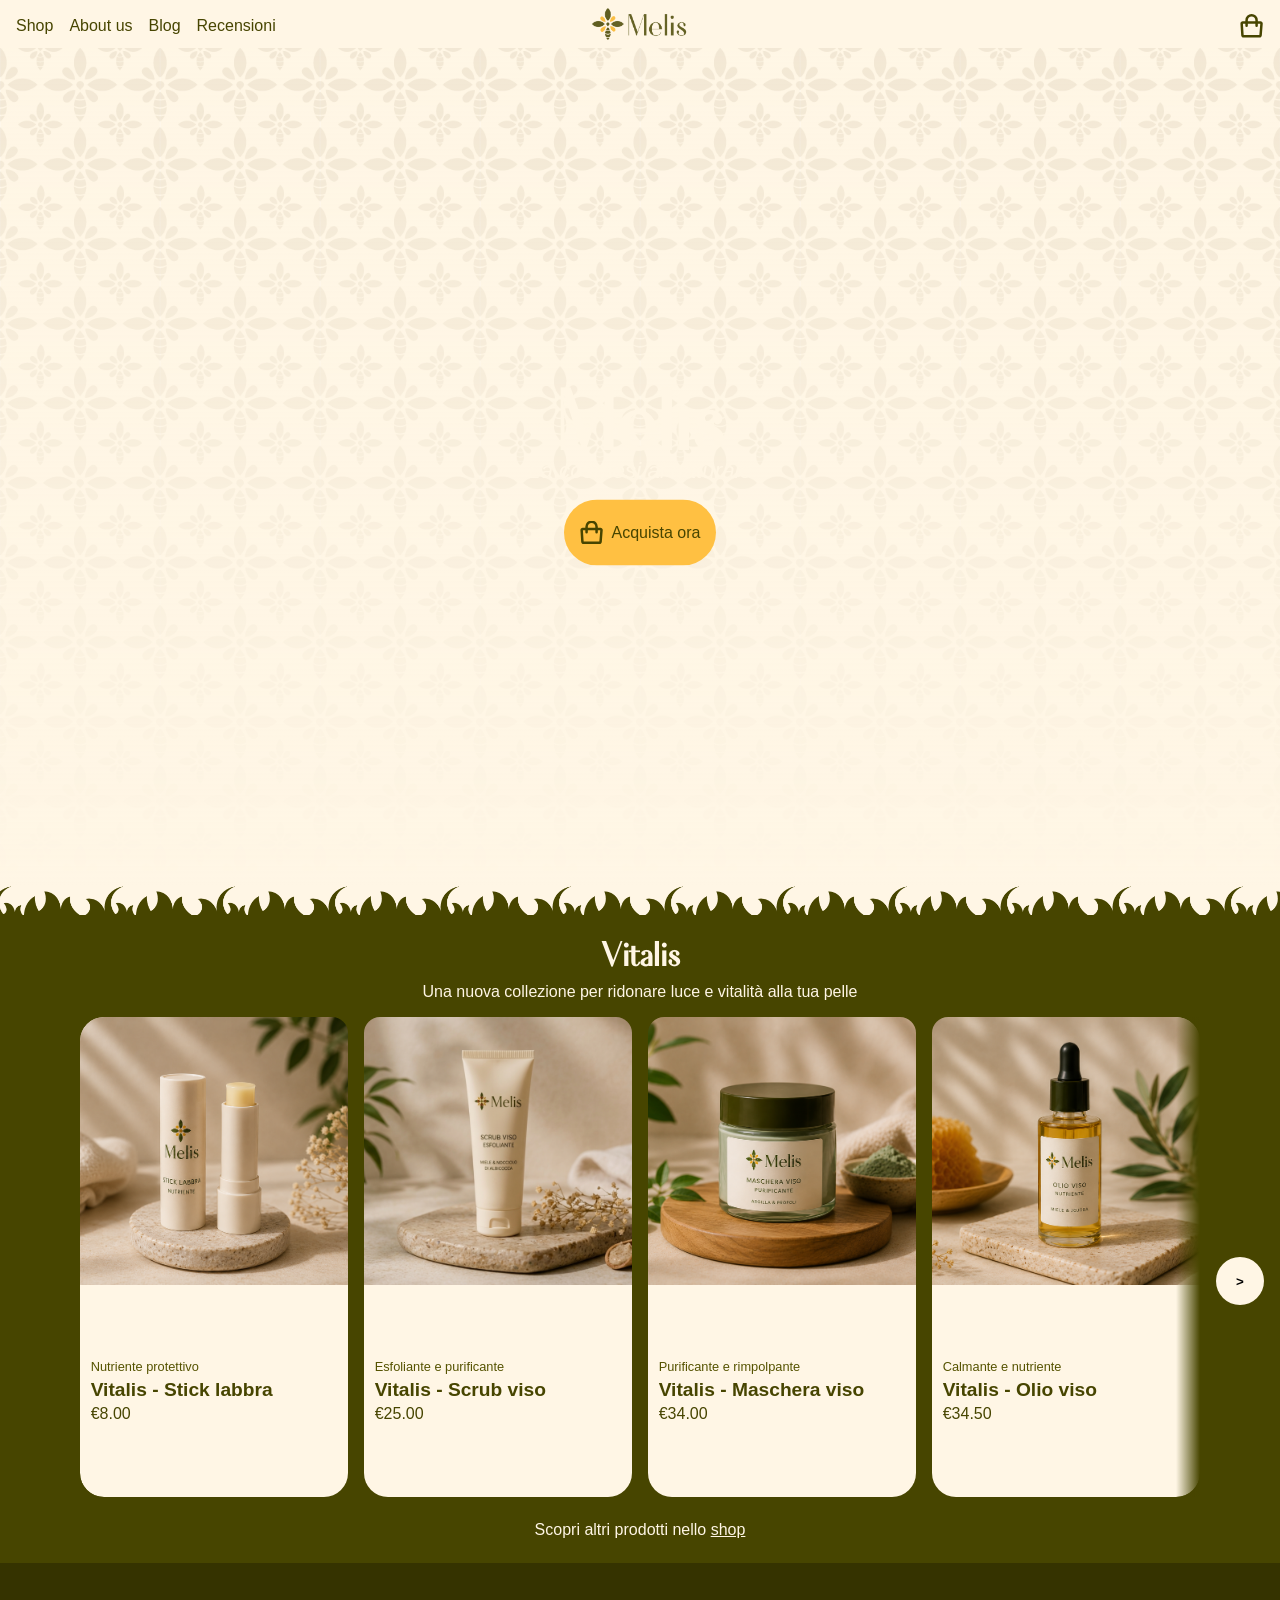
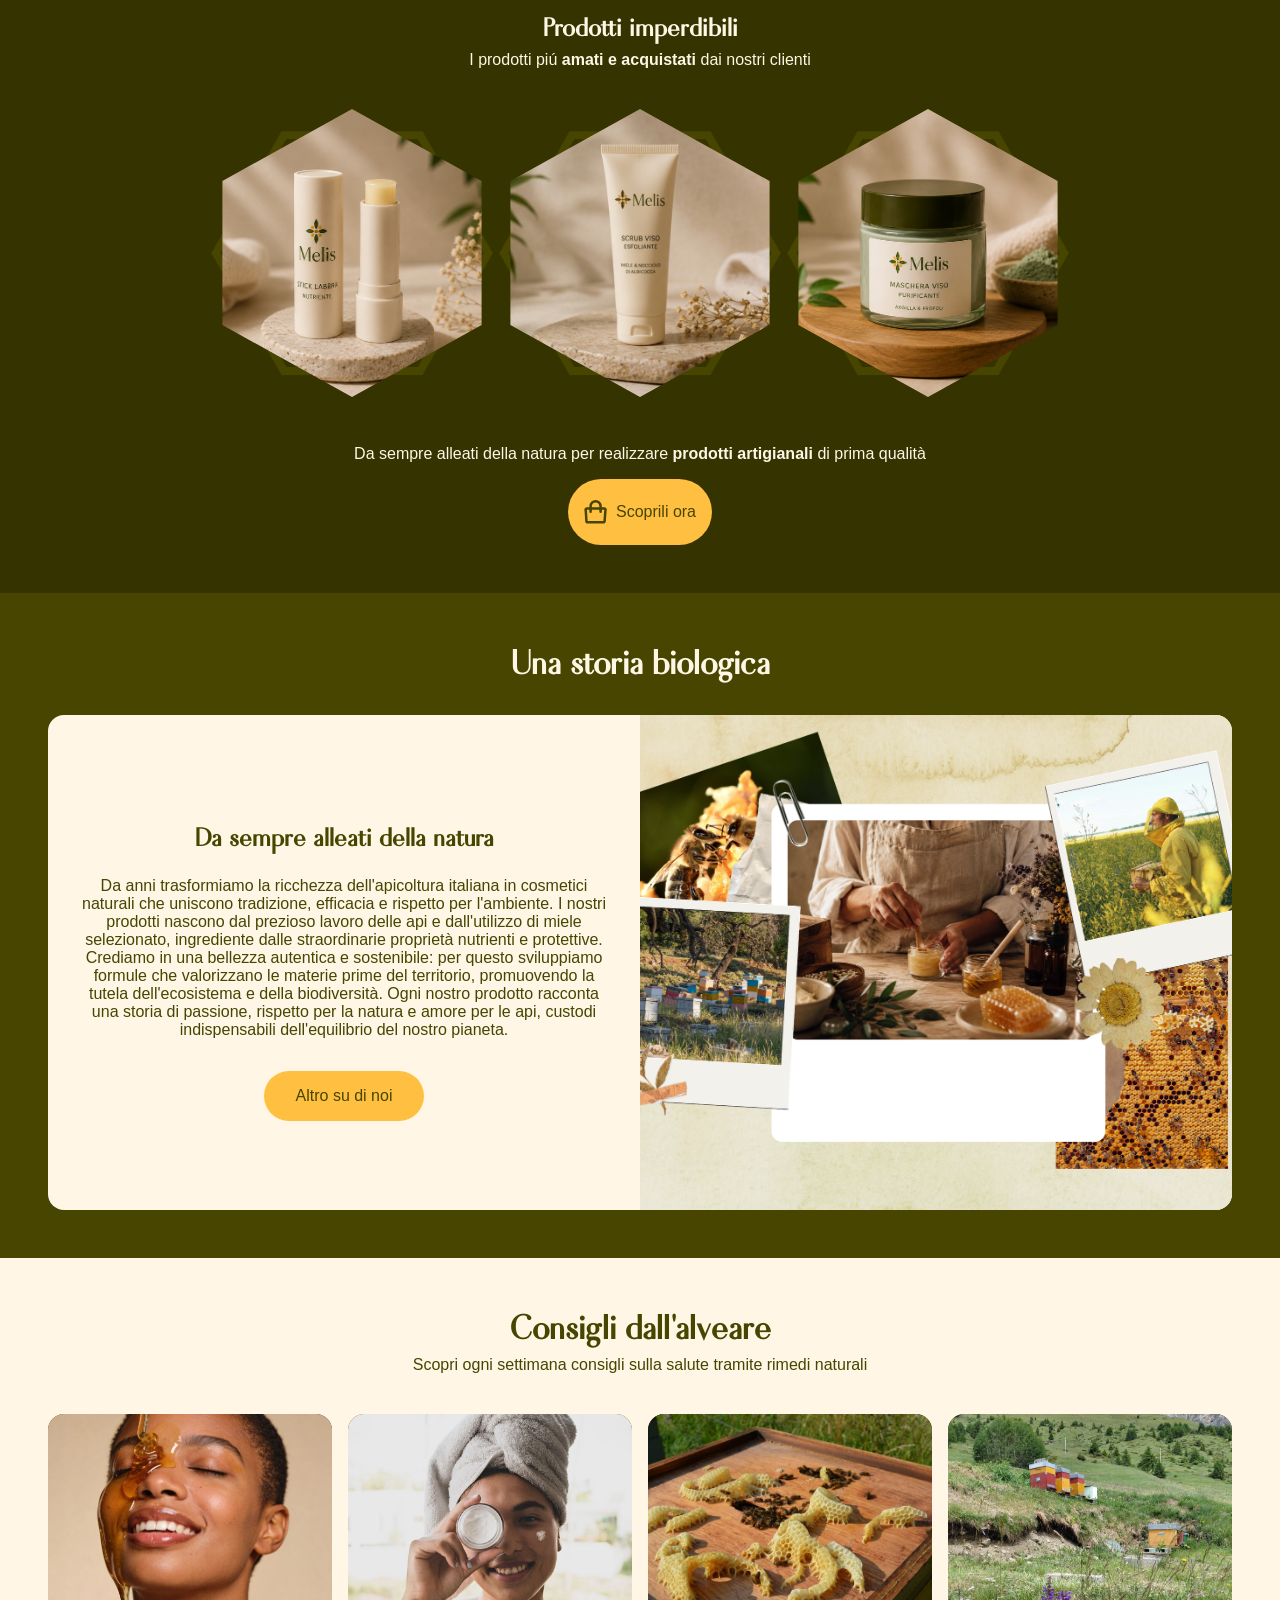
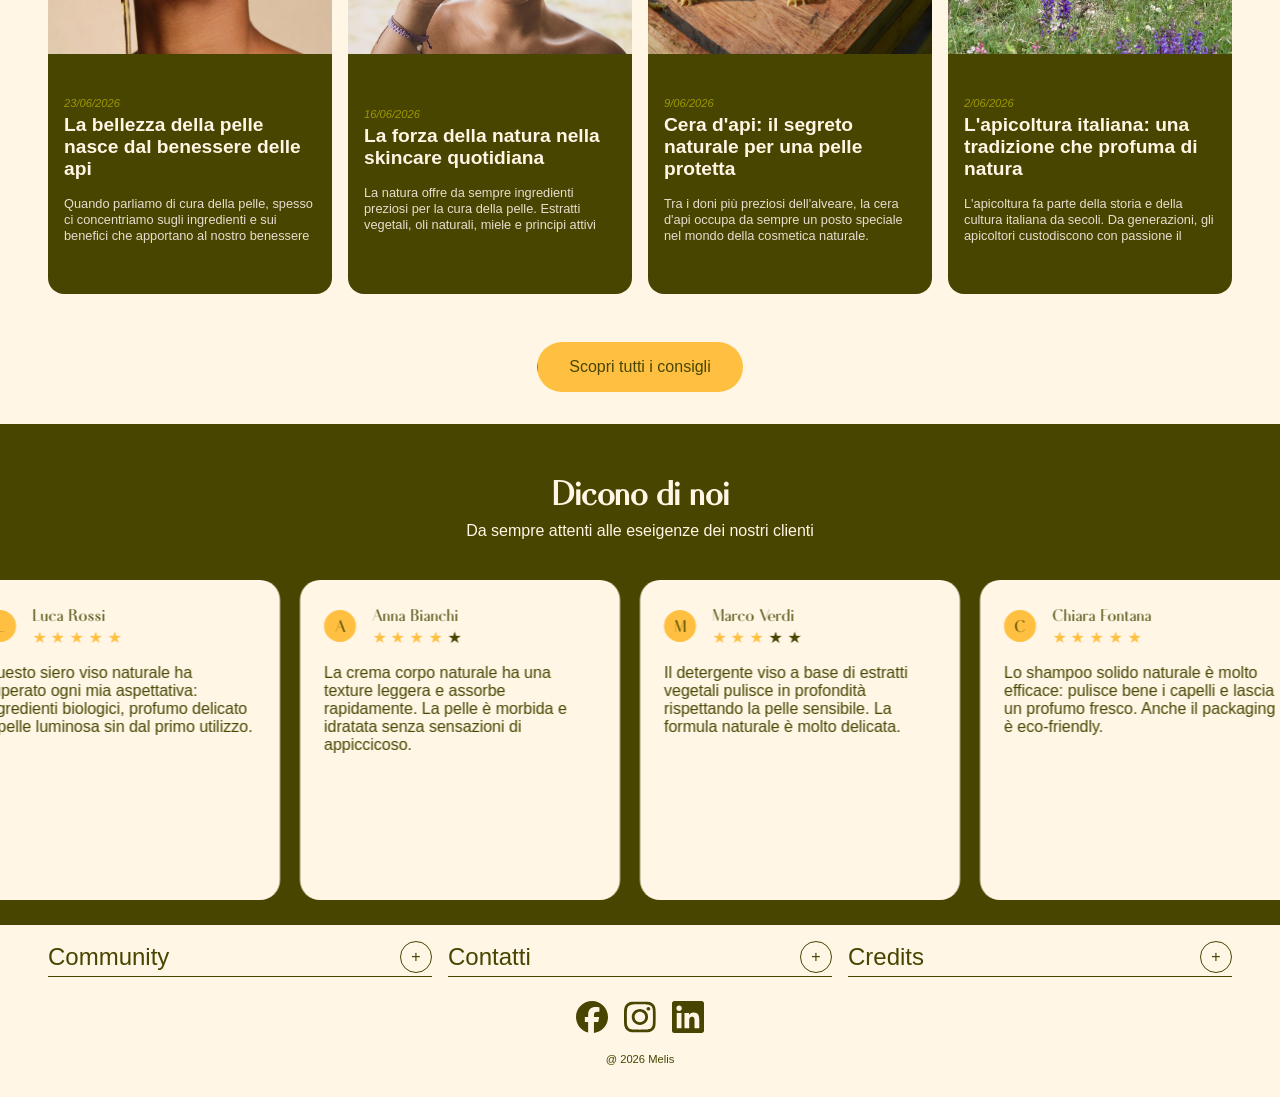
<file: index.html>
<!DOCTYPE html>
<html lang="it">
    <head>
        <meta charset="UTF-8">
        <title>Melis</title>
        <meta name="description" content="Melis è un e-shop di prodotti per la pelle a base di cera d'api: creme idratanti, balsami labbra, scrub e molto altro. I nostri prodotti sono formulati per nutrire e proteggere la pelle, lasciandola morbida, luminosa e sana. Scegli Melis per una skincare naturale e efficace!">
        <meta name="viewport" content="width=device-width, initial-scale=1.0">
        <link rel="icon" type="image/x-icon" href="./favicon.ico">
        <link rel="stylesheet" href="./css/style.css">
        <link rel="stylesheet" href="./css/homeStyle.css">
    </head>
    <body>
        <!-- Navbar -->
        <div class="topBar" id="navbar">
            <div class="opzioni">
                <a href="./shop.html">Shop</a>
                <a href="./aboutus.html">About us</a>
                <a href="./blog.html">Blog</a>
                <a href="./recensioni.html">Recensioni</a>
            </div>
            <div id="menuIcon" id="menuIcon">
                <img src="./resources/iconSet/menu.svg" alt="Menu" class="menuIcon icon" >
            </div>

            <div>
                <picture class="logo">
                    <source 
                        media="(max-width: 600px)"
                        srcset="./resources/imgs/logo/shortLogo.png" alt="Melis">
                    <img src="./resources/imgs/logo/fullLogo.png" alt="Melis" class="logo">
                </picture>
            </div>
            
            <div class="alignEnd">
                <img src="./resources/iconSet/shop.svg" alt="Negozio" class="icon" id="apriCarrello">
            </div>
        </div>

        <div class="sfondoNero" id="sfondoNero"></div>
        <div class="mobileDevicesBar" id="mobileNav">
            <div class="mobileNavHeader">
                <img src="./resources/imgs/logo/fullLogo.png">
                <button id="navCLose">+</button>
            </div>
            <div class="containerLink" id="links"> 
                <a href="./shop.html">
                Prodotti
                </a>
                <a href="./aboutus.html">
                    La nostra storia
                </a>
                <a href="./blog.html">
                    Blog dell'alveare
                </a>
                <a href="./recensioni.html">
                    Recensioni
                </a>
            </div>
            <div class="coda">
                @ 2026 Melis
            </div>
        </div>

        <!-- ShopBar -->
        <div class="sfondoNeroShop" id="sfondoNeroShop"></div>
        <div class="shopBar" id="shopBar">
            <div class="mobileNavHeader">
                <div id="headerBar">
                    Nome prodotto
                </div>
                <button id="shopClose" onclick="closeShop()">+</button>
            </div>
            <div class="productPreview" id="productPreview">
                <img src="./resources/imgs/generali/Apicoltore.jpg" class="productImagePreview" id="previewImage">
                <p class="prodDescription" id="prodDesc">Protezione e comfort in un gesto semplice. Uno stick pratico e naturale che aiuta a mantenere le labbra morbide e protette dagli agenti esterni.</p>
                <p class="ingChiave">Ingredienti chiave</p>
                <ul class="listaIngredienti" id="listaIng">
                </ul>
                <button class="buyProduct" id="pulsanteAcquista"><p>Acquista</p></button>
            </div>
            <div class="carrello" id="carrello">

            </div>
        </div>
        <!-- Contenuto Pagina -->
        <!-- Hero Section -->
        <div class="section pattern sectionPadding">
            <div class="container">
                <video autoplay muted loop playsinline class="video">
                    <source src="./resources/Video/hero.mp4" type="video/mp4">
                </video>
                <div class="videoOverlay">
                    <h1 class ="mainTitle slideUpFade">Melis</h1>
                    <p class="subtitle slideUpFade delay1"><i>La cosmesi al naturale</i></p>
                    <a class="shopButton slideUpFade delay2" href="./shop.html">
                        <img src="./resources/iconSet/shop.svg" class="icon">
                        <p>Acquista ora</p>
                    </a>
                </div>
            </div>
        </div>
        <!-- sezione nuova linea -->
        <div class="customSection alignCenterText greenSection">
            <div class="container alignCenter">
                <h2 class="secondTitle whiteText toFade">
                    Vitalis
                </h2>
                <p class="subtitle secondSubtitle toFade delay1">
                    Una nuova collezione per ridonare luce e vitalità alla tua pelle
                </p>
                <div class="containerCarosello toFade delay2">
                    <div class="fadeLeft" id="fadeLeft"></div>
                    <div class="fadeRight" id="fadeRight"></div>  
                    <button id="previous" class="buttonCarosello leftButton"><</button>
                    <button id="next" class="buttonCarosello rightButton">></button>
                    <div class="carosello" id="carosello">
                        <!-- contenuto generato automaticamente -->
                    </div>
                </div>
                <p class="containerCarosello toFade alignCenterText margin1">Scopri altri prodotti nello&nbsp<a href="./shop.html" class="underlined">shop</a></p>
            </div>
        </div>
        <!-- sezione migliori prodotti-->
        <div class="customSection alignCenterText darkerGreenSection">
            <div class="container alignCenter">
                <h3 class="thirdTitle toFade">
                    Prodotti imperdibili
                </h3>
                <p class="subtitle secondSubtitle toFade delay1">
                    I prodotti piú <b>amati e acquistati</b> dai nostri clienti
                </p>
                <div class="containerBestSellers toFade delay2">
                    <div class="esagonoContainer">
                        <div class="esagono">
                            <img src="./resources/imgs/products/prod1.png" alt="">
                        </div>
                    </div>
                    <div class="esagonoContainer">
                        <div class="esagono">
                            <img src="./resources/imgs/products/prod2.png" alt="">
                        </div>
                    </div>
                    <div class="esagonoContainer">
                        <div class="esagono">
                            <img src="./resources/imgs/products/prod3.png" alt="">
                        </div>
                    </div>
                </div>
                <p class="subtitle secondSubtitle toFade delay">
                    Da sempre alleati della natura per realizzare <b>prodotti artigianali</b> di prima qualità
                </p>
                <a class="shopButton toFade delay1 maginBottom" href="./shop.html">
                    <img src="./resources/iconSet/shop.svg" class="icon">
                    <p>Scoprili ora</p>
                </a>
            </div>
        </div>
        <!-- sezione about us -->
        <div class="customSection greenSection noBefore paddingContainer">
            <div class="container alignCenter">
                <h2 class="secondTitle whiteText toFade">
                    Una storia biologica 
                </h2>
                <div class="containerStoria toFade delay1">
                    
                    <div class="textContainer">
                        <h3 class="thirdTitle toFade padding1 mobileAlignLeft">
                            Da sempre alleati della natura
                        </h3>
                        <p class="subtitle secondSubtitle padding1 toFade delay1 alignCenterText storyText">
                            Da anni trasformiamo la ricchezza dell'apicoltura italiana in cosmetici naturali che uniscono tradizione, efficacia e rispetto per l'ambiente.
                            I nostri prodotti nascono dal prezioso lavoro delle api e dall'utilizzo di miele selezionato, ingrediente dalle straordinarie proprietà nutrienti e protettive.
                            Crediamo in una bellezza autentica e sostenibile: per questo sviluppiamo formule che valorizzano 
                            le materie prime del territorio, promuovendo 
                            la tutela dell'ecosistema e della biodiversità. 
                            Ogni nostro prodotto racconta una storia 
                            di passione, rispetto per la natura e amore per 
                            le api, custodi indispensabili dell'equilibrio 
                            del nostro pianeta.
                        </p>
                        <a class="aboutUsButton toFade delay2" href="./aboutus.html">
                            <p>Altro su di noi</p>
                        </a>
                    </div>

                    <img src="./resources/imgs/generali/Collage.png" class="imgStoria">
                </div>
            </div>
        </div>
        <!-- sezione blog -->
        <div class="customSection alignCenter marginBottom">
            <h2 class="secondTitle toFade">
                    Consigli dall'alveare
            </h2>
            <p class="subtitle secondSubtitle alignCenterText toFade delay1">
                Scopri ogni settimana consigli sulla salute tramite rimedi naturali
            </p> 
            <div class="containerStoria flexArticoli toFade delay1" id="containerArticoli">
                <div class="articolo">
                    <img src="./resources/imgs/generali/Apicoltore.jpg">
                    <div class="datiArticolo">
                        <p class="data">23/06/2026</p>
                        <p class="titoloArticolo">Cera d'api: il segreto naturale per una pelle protetta</p>
                        <p class="descrizioneArticolo">Tra i doni più preziosi dell'alveare, la cera d'api occupa da sempre un posto speciale nel mondo della cosmetica naturale. Utilizzata fin dall'antichità, è apprezzata per la sua capacità di creare una barriera protettiva sulla pelle, aiutandola a mantenere morbidezza e comfort.</p>
                        <a class="underlined">Continua a leggere...</a>
                    </div>
                </div>
            </div>
            <a class="aboutUsButton toFade" href="./blog.html">
                <p>Scopri tutti i consigli</p>
            </a>
        </div>
        <!-- sezione recensioni -->
        <div class="customSection flexColumn greenSection noBefore">
            <div class="container alignCenter">
                <h3 class="secondTitle toFade">
                    Dicono di noi
                </h3>
                <p class="subtitle secondSubtitle toFade delay alignCenterText">
                    Da sempre attenti alle eseigenze dei nostri clienti
                </p>
            </div>
            <div class="containerRecensioni toFade">
                <div class="recensioni" id="containerRecensioni">
                    <!-- contenuto generato automaticamente -->>
                </div>
            </div>
        </div>

        <div class="footer">
            <div class="contanitoreFolds">
                <div class="fold toFade">
                    <div class="containerTitoloFold">
                        <h1 class="titolo">
                            Community
                        </h1>
                        <button class="pusanteFold">
                            +
                        </button>
                    </div>

                    <div class="contenutoFold">
                        <a href="./recensioni.html">
                            Risultati concreti
                        </a>
                        <a href="./blog.html">
                            Consigli dall’alveare
                        </a>
                    </div>
                </div>
                <div class="fold toFade delay1">
                    <div class="containerTitoloFold">
                        <h1 class="titolo">
                            Contatti
                        </h1>
                        <button class="pusanteFold">
                            +
                        </button>
                    </div>

                    <div class="contenutoFold">
                        <p>
                            Via delle api, 6 20345
                        </p>
                        <p>
                            Mielandia (ML)
                        </p>
                    </div>
                </div>
                <div class="fold toFade delay2">
                    <div class="containerTitoloFold">
                        <h1 class="titolo">
                            Credits
                        </h1>
                        <button class="pusanteFold">
                            +
                        </button>
                    </div>

                    <div class="contenutoFold">
                        <a href="./credits.html">
                            Risorse utilizzate
                        </a>
                    </div>
                </div>
            </div>
            <div class="containerSocial toFade">
                <a href="https://www.facebook.com" target="_blank">
                    <img src="./resources/iconSet/Facebook.svg">
                </a>
                <a href="https://www.instagram.com" target="_blank">
                    <img src="./resources/iconSet/Instagram.svg">
                </a>
                <a href="https://www.linkedin.com" target="_blank">
                    <img src="./resources/iconSet/Linkedin.svg">
                </a>
            </div>
            <div class="alignCenterText toFade miniText">
                @ 2026 Melis
            </div>
        </div>
        <script src="./data/recensioni.js"></script>
        <script src="./data/ultimiArticoli.js"></script>
        <script src="./data/carosello.js"></script>
        <script src="./data/prodotti.js"></script>
        <script src="./script.js"></script>
        <script src="./js/homeScript.js"></script>
    </body>
</html>
</file>
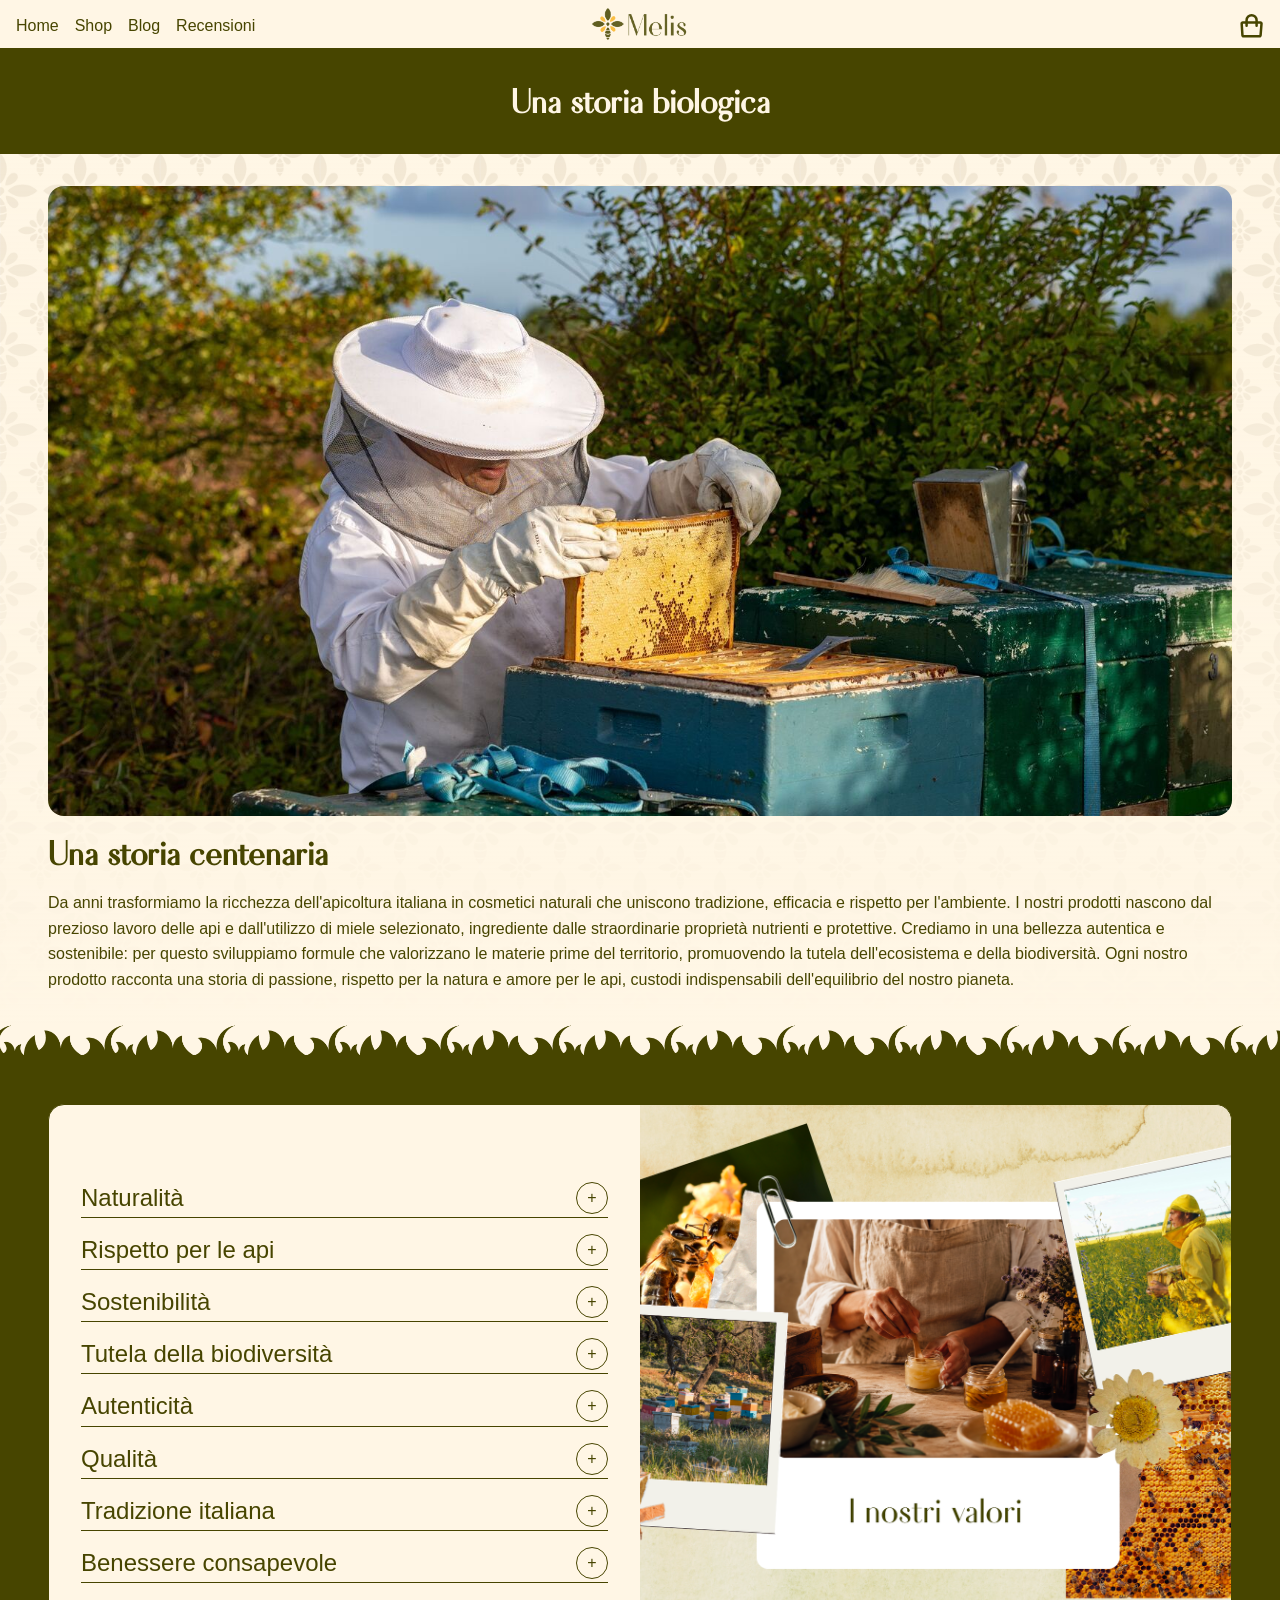
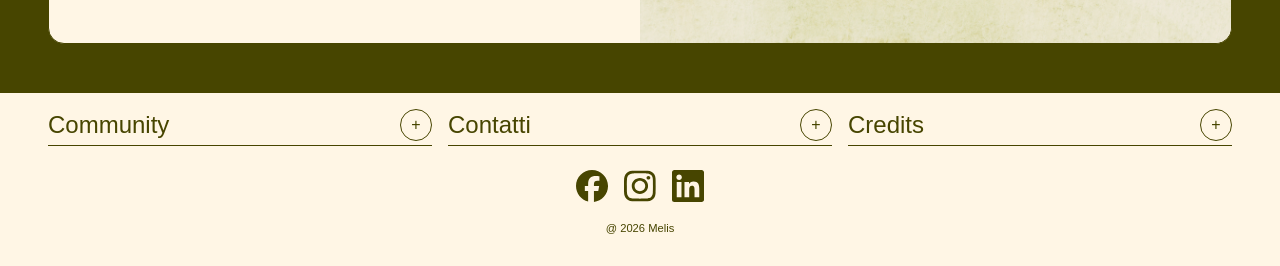
<file: aboutus.html>
<!DOCTYPE html>
<html lang="it">
    <head>
        <meta charset="UTF-8">
        <title>Melis</title>
        <meta name="description" content="Melis è un e-shop di prodotti per la pelle a base di cera d'api: creme idratanti, balsami labbra, scrub e molto altro. I nostri prodotti sono formulati per nutrire e proteggere la pelle, lasciandola morbida, luminosa e sana. Scegli Melis per una skincare naturale e efficace!">
        <meta name="viewport" content="width=device-width, initial-scale=1.0">
        <link rel="icon" type="picture/x-icon" href="./favicon.ico">
        <link rel="stylesheet" href="./css/style.css">
        <link rel="stylesheet" href="./css/aboutus.css">
    </head>
    <body>
        
        <!-- Navbar -->
        
        <div class="topBar" id="navbar">
            <div class="opzioni">
                <a href="./index.html">Home</a>
                <a href="./shop.html">Shop</a>
                <a href="./blog.html">Blog</a>
                <a href="./recensioni.html">Recensioni</a>
            </div>
            <div id="menuIcon">
                <img src="./resources/iconSet/menu.svg" alt="Menu" class="menuIcon icon">
            </div>

            <div>
                <picture class="logo">
                    <source 
                        media="(max-width: 600px)"
                        srcset="./resources/imgs/logo/shortLogo.png" alt="Melis">
                    <img src="./resources/imgs/logo/fullLogo.png" alt="Melis" class="logo">
                </picture>
            </div>
            
            <div class="alignEnd">
                <img src="./resources/iconSet/shop.svg" alt="Negozio" class="icon"  id="apriCarrello">
            </div>
        </div>
        <div class="sfondoNeroShop" id="sfondoNeroShop"></div>
        <div class="mobileDevicesBar" id="mobileNav">
            <div class="mobileNavHeader">
                <img src="./resources/imgs/logo/fullLogo.png">
                <button id="navCLose">+</button>
            </div>
            <div class="containerLink" id="links"> 
                <a href="./index.html">
                    Home
                </a>
                <a href="./shop.html">
                    Shop
                </a>
                <a href="./blog.html">
                    Blog dell'alveare
                </a>
                <a href="./recensioni.html">
                    Recensioni
                </a>
            </div>
            <div class="coda">
                @ 2026 Melis
            </div>
        </div>
        <!-- ShopBar -->
        <div class="sfondoNero" id="sfondoNero"></div>
        <div class="shopBar" id="shopBar">
            <div class="mobileNavHeader">
                <div id="headerBar">
                    Nome prodotto
                </div>
                <button id="shopClose" onclick="closeShop()">+</button>
            </div>
            <div class="productPreview" id="productPreview">
                <img src="./resources/imgs/generali/Apicoltore.jpg" class="productImagePreview" id="previewImage">
                <p class="prodDescription" id="prodDesc">Protezione e comfort in un gesto semplice. Uno stick pratico e naturale che aiuta a mantenere le labbra morbide e protette dagli agenti esterni.</p>
                <p class="ingChiave">Ingredienti chiave</p>
                <ul class="listaIngredienti" id="listaIng">
                </ul>
                <button class="buyProduct" id="pulsanteAcquista"><p>Acquista</p></button>
            </div>
            <div class="carrello" id="carrello">

            </div>
        </div>
        
        <!-- Contenuto Pagina -->
        
        <h1 class="titoloPagina toFade">Una storia biologica</h1>
        <div class="alignCenter">
            <div class="pattern fullWidth alignCenter">
                <div class="box_aboutus">
                    <div class="foto_aboutus toFade delay1">
                        <img src="./resources/imgs/generali/Apicoltore.jpg" alt="Apicoltore">
                    </div>
                    <h2 class="secondTitle toFade delay2">Una storia centenaria</h2>
                    <p class="toFade delay2">
                        Da anni trasformiamo la ricchezza dell'apicoltura italiana in cosmetici naturali che uniscono tradizione, efficacia e rispetto per l'ambiente. I nostri prodotti nascono dal prezioso lavoro delle api e dall'utilizzo
                        di miele selezionato, ingrediente dalle straordinarie proprietà nutrienti e protettive.
                        Crediamo in una bellezza autentica e sostenibile: 
                        per questo sviluppiamo formule che valorizzano 
                        le materie prime del territorio, promuovendo la tutela dell'ecosistema e della biodiversità. Ogni nostro prodotto racconta una storia di passione, rispetto
                        per la natura e amore per le api, custodi indispensabili dell'equilibrio del nostro pianeta.
                    </p>
                </div>
            </div>
        <!--Lista valori del brand-->
        
        <div class="sfondo_valori greenSection alignCenter toFade">
            
            <div class="box_valori"> 
                <img src="./resources/imgs/generali/CollageScritta.png" alt="Collage">
                <div class="paddingValori">
                    <div class="fold toFade">
                    <div class="containerTitoloFold">
                        <h1 class="titolo">
                            Naturalità
                        </h1>
                        <button class="pusanteFold">
                            +
                        </button>
                    </div>

                    <div class="contenutoFold">
                        <p>Selezioniamo ingredienti di origine naturale per creare cosmetici delicati, efficaci
                            e rispettosi della pelle.
                        </p>
                    </div>
                </div>
                <div class="fold toFade">
                    <div class="containerTitoloFold">
                        <h1 class="titolo">
                            Rispetto per le api
                        </h1>
                        <button class="pusanteFold">
                            +
                        </button>
                    </div>

                    <div class="contenutoFold">
                        <p>
                            Le api sono il cuore della nostra filosofia. 
                            Ci impegniamo a sostenere pratiche apistiche responsabili che ne tutelino il benessere 
                            e la sopravvivenza.
                        </p>
                    </div>
                </div>
                <div class="fold toFade">
                    <div class="containerTitoloFold">
                        <h1 class="titolo">
                            Sostenibilità
                        </h1>
                        <button class="pusanteFold">
                            +
                        </button>
                    </div>

                    <div class="contenutoFold">
                        <p>
                            Operiamo con attenzione all'ambiente, privilegiando processi e materiali che riducano il nostro 
                            impatto sul pianeta.
                        </p>
                    </div>
                </div>

                <div class="fold toFade">
                    <div class="containerTitoloFold">
                        <h1 class="titolo">
                            Tutela della biodiversità
                        </h1>
                        <button class="pusanteFold">
                            +
                        </button>
                    </div>

                    <div class="contenutoFold">
                        <p>
                            Crediamo che la ricchezza della natura 
                            sia un patrimonio da proteggere. Per questo sosteniamo la salvaguardia degli ecosistemi 
                            e degli impollinatori.
                        </p>
                    </div>
                </div>
            
                <div class="fold toFade">
                    <div class="containerTitoloFold">
                        <h1 class="titolo">
                            Autenticità
                        </h1>
                        <button class="pusanteFold">
                            +
                        </button>
                    </div>

                    <div class="contenutoFold">
                        <p>
                            Valorizziamo la tradizione, la trasparenza 
                            e il rapporto di fiducia con i nostri clienti, offrendo prodotti realizzati con passione e cura.
                        </p>
                    </div>
                </div>

                <div class="fold toFade">
                    <div class="containerTitoloFold">
                        <h1 class="titolo">
                            Qualità
                        </h1>
                        <button class="pusanteFold">
                            +
                        </button>
                    </div>

                    <div class="contenutoFold">
                        <p>
                            Ogni formulazione nasce dall'incontro 
                            tra esperienza, ricerca e materie prime selezionate, per garantire il massimo benessere alla pelle.
                        </p>
                    </div>
                </div>

                <div class="fold toFade">
                    <div class="containerTitoloFold">
                        <h1 class="titolo">
                            Tradizione italiana
                        </h1>
                        <button class="pusanteFold">
                            +
                        </button>
                    </div>

                    <div class="contenutoFold">
                        <p>
                            Le nostre radici affondano nella cultura dell'apicoltura italiana, una tradizione 
                            che ispira ogni nostro prodotto.
                        </p>
                    </div>
                </div>

                <div class="fold toFade">
                    <div class="containerTitoloFold">
                        <h1 class="titolo">
                            Benessere consapevole
                        </h1>
                        <button class="pusanteFold">
                            +
                        </button>
                    </div>

                    <div class="contenutoFold">
                        <p>
                            Promuoviamo una bellezza naturale 
                            che si prende cura della persona senza dimenticare il rispetto per la natura che ci circonda.
                        </p>
                    </div>
                </div>
                </div>

            </div>
        </div>
        </div>
        

        <!--Footer-->

        <div class="footer">
            <div class="contanitoreFolds">
                <div class="fold toFade">
                    <div class="containerTitoloFold">
                        <h1 class="titolo">
                            Community
                        </h1>
                        <button class="pusanteFold">
                            +
                        </button>
                    </div>

                    <div class="contenutoFold">
                        <a href="./recensioni.html">
                            Risultati concreti
                        </a>
                        <a href="./blog.html">
                            Consigli dall’alveare
                        </a>
                    </div>
                </div>
                <div class="fold toFade delay1">
                    <div class="containerTitoloFold">
                        <h1 class="titolo">
                            Contatti
                        </h1>
                        <button class="pusanteFold">
                            +
                        </button>
                    </div>

                    <div class="contenutoFold">
                        <p>
                            Via delle api, 6 20345
                        </p>
                        <p>
                            Mielandia (ML)
                        </p>
                    </div>
                </div>
                <div class="fold toFade delay2">
                    <div class="containerTitoloFold">
                        <h1 class="titolo">
                            Credits
                        </h1>
                        <button class="pusanteFold">
                            +
                        </button>
                    </div>

                    <div class="contenutoFold">
                        <a href="./credits.html">
                            Risorse utilizzate
                        </a>
                    </div>
                </div>
            </div>
            <div class="containerSocial toFade">
                <a href="https://www.facebook.com" target="_blank">
                    <img src="./resources/iconSet/Facebook.svg">
                </a>
                <a href="https://www.instagram.com" target="_blank">
                    <img src="./resources/iconSet/Instagram.svg">
                </a>
                <a href="https://www.linkedin.com" target="_blank">
                    <img src="./resources/iconSet/Linkedin.svg">
                </a>
            </div>
            <div class="alignCenterText toFade miniText">
                @ 2026 Melis
            </div>
        </div>
        <script src="./script.js"></script>
    </body>
</html>
</file>
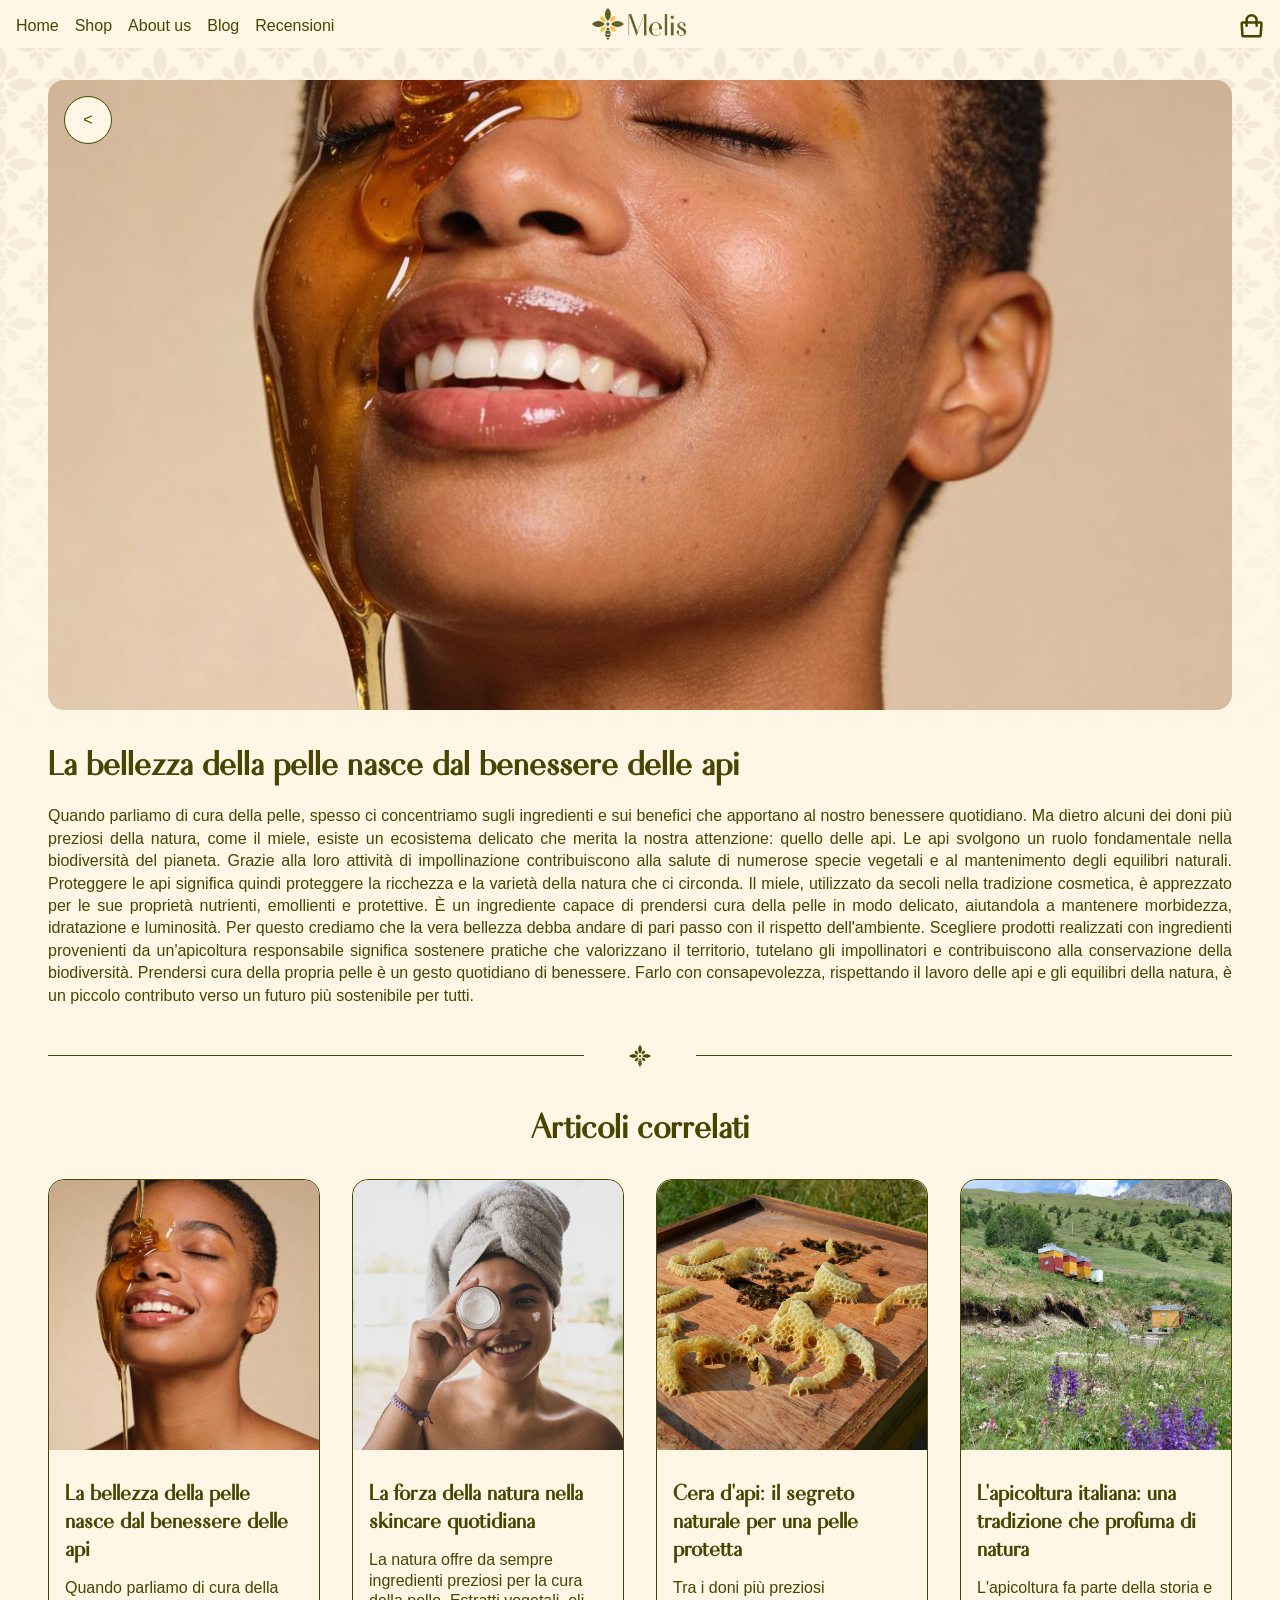
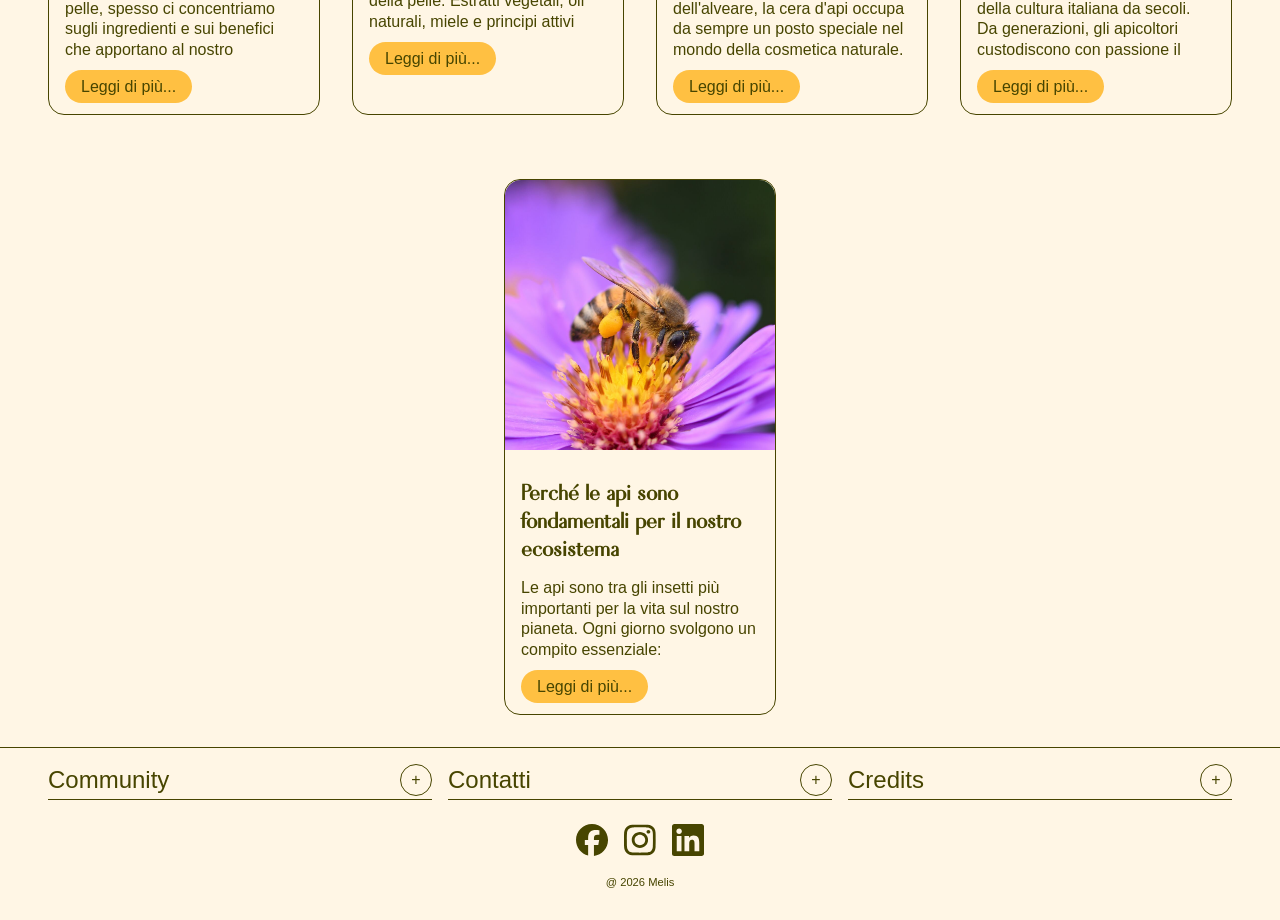
<file: articolo.html>
<!DOCTYPE html>
<html lang="it">
    <head>
        <meta charset="UTF-8">
        <title>Melis</title>
        <meta name="description" content="Melis è un e-shop di prodotti per la pelle a base di cera d'api: creme idratanti, balsami labbra, scrub e molto altro. I nostri prodotti sono formulati per nutrire e proteggere la pelle, lasciandola morbida, luminosa e sana. Scegli Melis per una skincare naturale e efficace!">
        <meta name="viewport" content="width=device-width, initial-scale=1.0">
        <link rel="icon" type="image/x-icon" href="/favicon.ico">
        <link rel="stylesheet" href="./css/style.css">
        <link rel="stylesheet" href="./css/articolo.css">
        <link rel="stylesheet" href="./css/blog.css">
    </head>
    <body>
        
        <!-- Navbar -->
        
        <div class="topBar" id="navbar">
            <div class="opzioni">
                <a href="./index.html">Home</a>
                <a href="./shop.html">Shop</a>
                <a href="./aboutus.html">About us</a>
                <a href="./blog.html">Blog</a>
                <a href="./recensioni.html">Recensioni</a>
            </div>
            <div id="menuIcon">
                <img src="./resources/iconSet/menu.svg" alt="Menu" class="menuIcon icon">
            </div>

            <div>
                <picture class="logo">
                    <source 
                        media="(max-width: 600px)"
                        srcset="./resources/imgs/logo/shortLogo.png" alt="Melis">
                    <img src="./resources/imgs/logo/fullLogo.png" alt="Melis" class="logo">
                </picture>
            </div>
            
            <div class="alignEnd">
                <img src="./resources/iconSet/shop.svg" alt="Negozio" class="icon"  id="apriCarrello">
            </div>
        </div>
        <div class="sfondoNeroShop" id="sfondoNeroShop"></div>
        <div class="mobileDevicesBar" id="mobileNav">
            <div class="mobileNavHeader">
                <img src="./resources/imgs/logo/fullLogo.png">
                <button id="navCLose">+</button>
            </div>
            <div class="containerLink" id="links"> 
                <a href="./index.html">
                    Home
                </a>
                <a href="./shop.html">
                    Shop
                </a>
                <a href="./aboutus.html">
                    La nostra storia
                </a>
                <a href="./blog.html">
                    Blog dell'alveare
                </a>
                <a href="./recensioni.html">
                    Recensioni
                </a>
            </div>
            <div class="coda">
                @ 2026 Melis
            </div>
        </div>
        <!-- ShopBar -->
        <div class="sfondoNero" id="sfondoNero"></div>
        <div class="shopBar" id="shopBar">
            <div class="mobileNavHeader">
                <div id="headerBar">
                    Nome prodotto
                </div>
                <button id="shopClose" onclick="closeShop()">+</button>
            </div>
            <div class="productPreview" id="productPreview">
                <img src="./resources/imgs/generali/Apicoltore.jpg" class="productImagePreview" id="previewImage">
                <p class="prodDescription" id="prodDesc">Protezione e comfort in un gesto semplice. Uno stick pratico e naturale che aiuta a mantenere le labbra morbide e protette dagli agenti esterni.</p>
                <p class="ingChiave">Ingredienti chiave</p>
                <ul class="listaIngredienti" id="listaIng">
                </ul>
                <button class="buyProduct" id="pulsanteAcquista"><p>Acquista</p></button>
            </div>
            <div class="carrello" id="carrello">

            </div>
        </div>
        
        <!-- Contenuto Pagina -->
        <div class="pattern alignCenter">
            <div class="foto_articoloPrincipale toFade">
                <img src="./resources/imgs/articoli/art1.jpg" id="immagineArticolo">
                <a class="backButton" href="./blog.html"><</a>
            </div>
        </div>
        <div class="ContenitoreArticolo alignCenter">
            <div class="box_articolo">
                    <h1 id="titoloArticolo" class="toFade delay1">La bellezza della pelle nasce dal benessere delle api</h1>
                    <p id="contenutoArticolo" class="toFade delay2">
                        Quando parliamo di cura della pelle, spesso ci concentriamo sugli ingredienti e sui benefici che apportano al nostro benessere quotidiano. Ma dietro alcuni dei doni più preziosi della natura, come il miele, esiste un ecosistema delicato che merita la nostra attenzione: quello delle api.
                        Le api svolgono un ruolo fondamentale nella biodiversità del pianeta. Grazie alla loro attività di impollinazione contribuiscono alla salute di numerose specie vegetali e al mantenimento degli equilibri naturali. Proteggere le api significa quindi proteggere la ricchezza e la varietà della natura che ci circonda.
                        Il miele, utilizzato da secoli nella tradizione cosmetica, è apprezzato per le sue proprietà nutrienti, emollienti e protettive. È un ingrediente capace di prendersi cura della pelle in modo delicato, aiutandola a mantenere morbidezza, idratazione e luminosità.
                        Per questo crediamo che la vera bellezza debba andare di pari passo con il rispetto dell'ambiente. Scegliere prodotti realizzati con ingredienti provenienti da un'apicoltura responsabile significa sostenere pratiche che valorizzano il territorio, tutelano gli impollinatori e contribuiscono alla conservazione della biodiversità.
                        Prendersi cura della propria pelle è un gesto quotidiano di benessere. Farlo con consapevolezza, rispettando il lavoro delle api e gli equilibri della natura, è un piccolo contributo verso un futuro più sostenibile per tutti.
                    </p>
            </div>
            <!--Greca-->
            <div class="divider">
                <div class="line"></div>
                <img src="./resources/imgs/logo/logo_verde.svg" alt="logo-greca" class="ornament">
                <div class="line"></div>
            </div>
            <h1 class="titoloArticoliSuggeriti toFade">Articoli correlati</h1>
            <div id="containerArticoliSuggeriti" class="containerBlogs">
                <!-- contenuto generato -->
            </div>
        </div>

        <!--Footer-->

        <div class="footer">
            <div class="contanitoreFolds">
                <div class="fold toFade">
                    <div class="containerTitoloFold">
                        <h1 class="titolo">
                            Community
                        </h1>
                        <button class="pusanteFold">
                            +
                        </button>
                    </div>

                    <div class="contenutoFold">
                        <a href="./recensioni.html">
                            Risultati concreti
                        </a>
                        <a href="./blog.html">
                            Consigli dall’alveare
                        </a>
                    </div>
                </div>
                <div class="fold toFade delay1">
                    <div class="containerTitoloFold">
                        <h1 class="titolo">
                            Contatti
                        </h1>
                        <button class="pusanteFold">
                            +
                        </button>
                    </div>

                    <div class="contenutoFold">
                        <p>
                            Via delle api, 6 20345
                        </p>
                        <p>
                            Mielandia (ML)
                        </p>
                    </div>
                </div>
                <div class="fold toFade delay2">
                    <div class="containerTitoloFold">
                        <h1 class="titolo">
                            Credits
                        </h1>
                        <button class="pusanteFold">
                            +
                        </button>
                    </div>

                    <div class="contenutoFold">
                        <a href="./credits.html">
                            Risorse utilizzate
                        </a>
                    </div>
                </div>
            </div>
            <div class="containerSocial toFade">
                <a href="https://www.facebook.com" target="_blank">
                    <img src="./resources/iconSet/Facebook.svg">
                </a>
                <a href="https://www.instagram.com" target="_blank">
                    <img src="./resources/iconSet/Instagram.svg">
                </a>
                <a href="https://www.linkedin.com" target="_blank">
                    <img src="./resources/iconSet/Linkedin.svg">
                </a>
            </div>
            <div class="alignCenterText toFade miniText">
                @ 2026 Melis
            </div>
        </div>

        <script src="./script.js"></script>
        <script src="./data/articoli.js"></script>
        <script src="./js/articolo.js"></script> 
    </body>
</html>
</file>
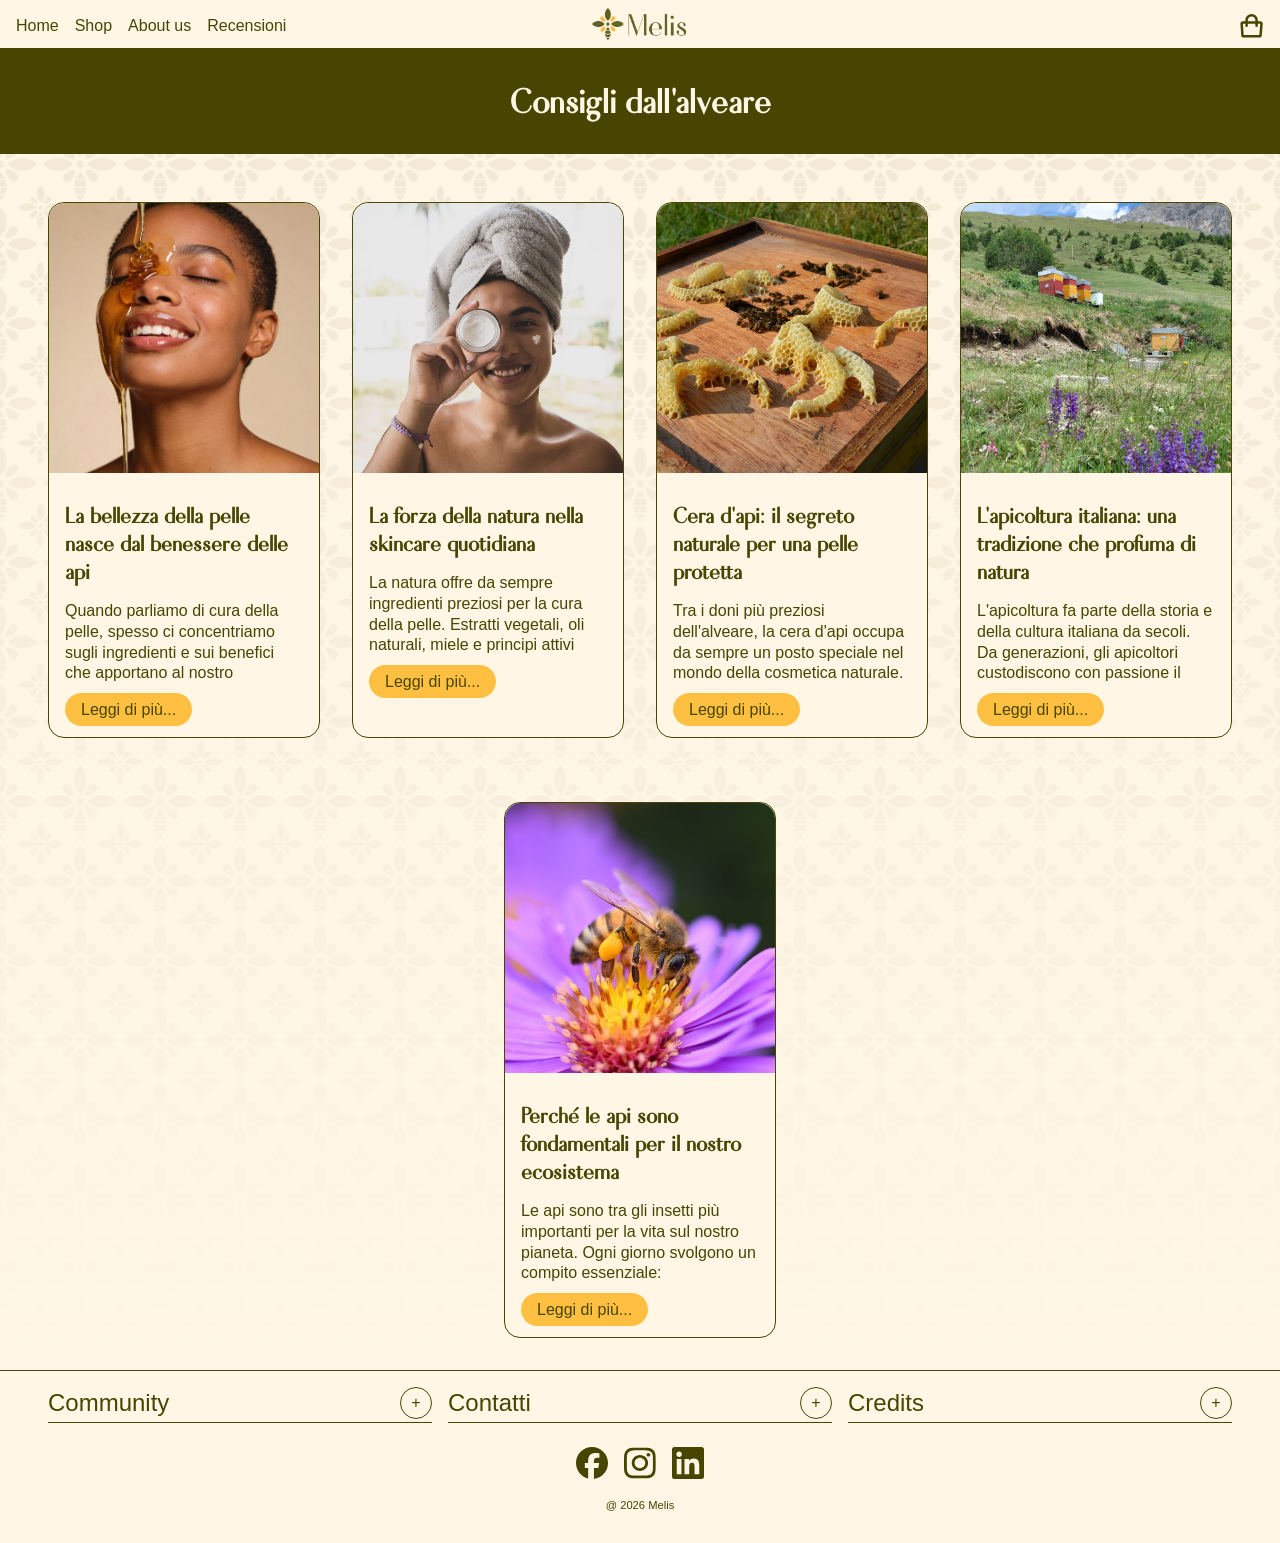
<file: blog.html>
<!DOCTYPE html>
<html lang="it">
    <head>
        <meta charset="UTF-8">
        <title>Melis</title>
        <meta name="description" content="Melis è un e-shop di prodotti per la pelle a base di cera d'api: creme idratanti, balsami labbra, scrub e molto altro. I nostri prodotti sono formulati per nutrire e proteggere la pelle, lasciandola morbida, luminosa e sana. Scegli Melis per una skincare naturale e efficace!">
        <meta name="viewport" content="width=device-width, initial-scale=1.0">
        <link rel="icon" type="image/x-icon" href="./favicon.ico">
        <link rel="stylesheet" href="./css/style.css">
        <link rel="stylesheet" href="./css/blog.css">
    </head>
    <body>
        
        <!-- Navbar -->
        
        <div class="topBar" id="navbar">
            <div class="opzioni">
                <a href="./index.html">Home</a>
                <a href="./shop.html">Shop</a>
                <a href="./aboutus.html">About us</a>
                <a href="./recensioni.html">Recensioni</a>
            </div>
            <div id="menuIcon">
                <img src="./resources/iconSet/menu.svg" alt="Menu" class="menuIcon icon">
            </div>

            <div>
                <picture class="logo">
                    <source 
                        media="(max-width: 600px)"
                        srcset="./resources/imgs/logo/shortLogo.png" alt="Melis">
                    <img src="./resources/imgs/logo/fullLogo.png" alt="Melis" class="logo">
                </picture>
            </div>
            
            <div class="alignEnd">
                <img src="./resources/iconSet/shop.svg" alt="Negozio" class="icon"  id="apriCarrello">
            </div>
        </div>
        <div class="sfondoNeroShop" id="sfondoNeroShop"></div>
        <div class="mobileDevicesBar" id="mobileNav">
            <div class="mobileNavHeader">
                <img src="./resources/imgs/logo/fullLogo.png">
                <button id="navCLose">+</button>
            </div>
            <div class="containerLink" id="links"> 
                <a href="./index.html">
                    Home
                </a>
                <a href="./shop.html">
                    Shop
                </a>
                <a href="./aboutus.html">
                    La nostra storia
                </a>
                <a href="./recensioni.html">
                    Recensioni
                </a>
            </div>
            <div class="coda">
                @ 2026 Melis
            </div>
        </div>
        <!-- ShopBar -->
        <div class="sfondoNero" id="sfondoNero"></div>
        <div class="shopBar" id="shopBar">
            <div class="mobileNavHeader">
                <div id="headerBar">
                    Nome prodotto
                </div>
                <button id="shopClose" onclick="closeShop()">+</button>
            </div>
            <div class="productPreview" id="productPreview">
                <img src="./resources/imgs/generali/Apicoltore.jpg" class="productImagePreview" id="previewImage">
                <p class="prodDescription" id="prodDesc">Protezione e comfort in un gesto semplice. Uno stick pratico e naturale che aiuta a mantenere le labbra morbide e protette dagli agenti esterni.</p>
                <p class="ingChiave">Ingredienti chiave</p>
                <ul class="listaIngredienti" id="listaIng">
                </ul>
                <button class="buyProduct" id="pulsanteAcquista"><p>Acquista</p></button>
            </div>
            <div class="carrello" id="carrello">

            </div>
        </div>
        
        <!-- Contenuto Pagina -->
        
        <div class="pattern alignCenter">
            <h1 class="titoloPagina toFade">
                Consigli dall'alveare
            </h1>
            <div class="containerBlogs" id="contenitoreBlogs">
                <!--contenuto generato automaticamente-->
            </div>
        </div>

        <!--Footer-->

        <div class="footer">
            <div class="contanitoreFolds">
                <div class="fold toFade">
                    <div class="containerTitoloFold">
                        <h1 class="titolo">
                            Community
                        </h1>
                        <button class="pusanteFold">
                            +
                        </button>
                    </div>

                    <div class="contenutoFold">
                        <a href="./recensioni.html">
                            Risultati concreti
                        </a>
                        <a href="./blog.html">
                            Consigli dall’alveare
                        </a>
                    </div>
                </div>
                <div class="fold toFade delay1">
                    <div class="containerTitoloFold">
                        <h1 class="titolo">
                            Contatti
                        </h1>
                        <button class="pusanteFold">
                            +
                        </button>
                    </div>

                    <div class="contenutoFold">
                        <p>
                            Via delle api, 6 20345
                        </p>
                        <p>
                            Mielandia (ML)
                        </p>
                    </div>
                </div>
                <div class="fold toFade delay2">
                    <div class="containerTitoloFold">
                        <h1 class="titolo">
                            Credits
                        </h1>
                        <button class="pusanteFold">
                            +
                        </button>
                    </div>

                    <div class="contenutoFold">
                        <a href="./credits.html">
                            Risorse utilizzate
                        </a>
                    </div>
                </div>
            </div>
            <div class="containerSocial toFade">
                <a href="https://www.facebook.com" target="_blank">
                    <img src="./resources/iconSet/Facebook.svg">
                </a>
                <a href="https://www.instagram.com" target="_blank">
                    <img src="./resources/iconSet/Instagram.svg">
                </a>
                <a href="https://www.linkedin.com" target="_blank">
                    <img src="./resources/iconSet/Linkedin.svg">
                </a>
            </div>
            <div class="alignCenterText toFade miniText">
                @ 2026 Melis
            </div>
        </div>

        <script src="./data/articoli.js"></script>
        <script src="./js/blogScript.js"></script>
        <script src="./script.js"></script>
    </body>
</html>
</file>
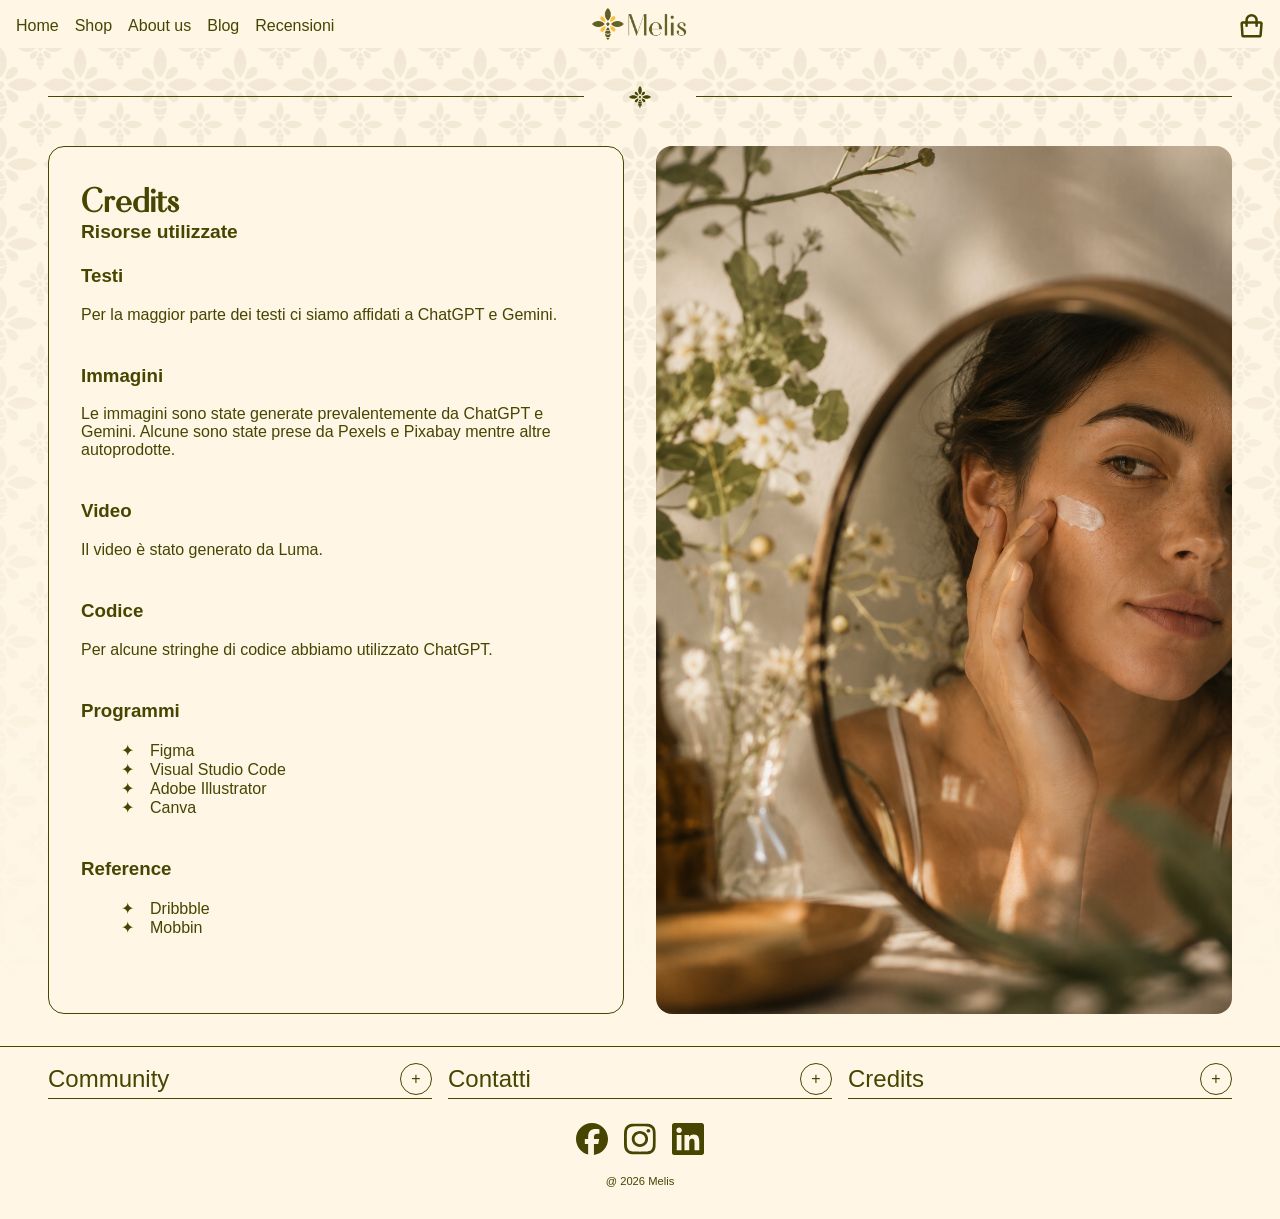
<file: credits.html>
<!DOCTYPE html>
<html lang="it">
    <head>
        <meta charset="UTF-8">
        <title>Melis</title>
        <meta name="description" content="Melis è un e-shop di prodotti per la pelle a base di cera d'api: creme idratanti, balsami labbra, scrub e molto altro. I nostri prodotti sono formulati per nutrire e proteggere la pelle, lasciandola morbida, luminosa e sana. Scegli Melis per una skincare naturale e efficace!">
        <meta name="viewport" content="width=device-width, initial-scale=1.0">
        <link rel="icon" type="image/x-icon" href="../favicon.ico">
        <link rel="stylesheet" href="./css/style.css">
        <link rel="stylesheet" href="./css/credits.css">
    </head>
    <body>
        
        <!-- Navbar -->
        
        <div class="topBar" id="navbar">
            <div class="opzioni">
                <a href="./index.html">Home</a>
                <a href="./shop.html">Shop</a>
                <a href="./aboutus.html">About us</a>
                <a href="./blog.html">Blog</a>
                <a href="./recensioni.html">Recensioni</a>
            </div>
            <div id="menuIcon">
                <img src="./resources/iconSet/menu.svg" alt="Menu" class="menuIcon icon">
            </div>

            <div>
                <picture class="logo">
                    <source 
                        media="(max-width: 600px)"
                        srcset="./resources/imgs/logo/shortLogo.png" alt="Melis">
                    <img src="./resources/imgs/logo/fullLogo.png" alt="Melis" class="logo">
                </picture>
            </div>
            
            <div class="alignEnd">
                <img src="./resources/iconSet/shop.svg" alt="Negozio" class="icon"  id="apriCarrello">
            </div>
        </div>
        <div class="sfondoNeroShop" id="sfondoNeroShop"></div>
        <div class="mobileDevicesBar" id="mobileNav">
            <div class="mobileNavHeader">
                <img src="./resources/imgs/logo/fullLogo.png">
                <button id="navCLose">+</button>
            </div>
            <div class="containerLink" id="links"> 
                <a href="./index.html">
                    Home
                </a>
                <a href="./shop.html">
                    Shop
                </a>
                <a href="./aboutus.html">
                    La nostra storia
                </a>
                <a href="./blog.html">
                    Blog dell'alveare
                </a>
                <a href="./recensioni.html">
                    Recensioni
                </a>
            </div>
            <div class="coda">
                @ 2026 Melis
            </div>
        </div>
        <!-- ShopBar -->
        <div class="sfondoNero" id="sfondoNero"></div>
        <div class="shopBar" id="shopBar">
            <div class="mobileNavHeader">
                <div id="headerBar">
                    Nome prodotto
                </div>
                <button id="shopClose" onclick="closeShop()">+</button>
            </div>
            <div class="productPreview" id="productPreview">
                <img src="./resources/imgs/generali/Apicoltore.jpg" class="productImagePreview" id="previewImage">
                <p class="prodDescription" id="prodDesc">Protezione e comfort in un gesto semplice. Uno stick pratico e naturale che aiuta a mantenere le labbra morbide e protette dagli agenti esterni.</p>
                <p class="ingChiave">Ingredienti chiave</p>
                <ul class="listaIngredienti" id="listaIng">
                </ul>
                <button class="buyProduct" id="pulsanteAcquista"><p>Acquista</p></button>
            </div>
            <div class="carrello" id="carrello">

            </div>
        </div>
        
        <!-- Contenuto Pagina -->
        
        <div class="pattern">
            <div class="divider toFade">
                <div class="line"></div>
                <img src="./resources/imgs/logo/logo_verde.svg" alt="logo-greca" class="ornament">
                <div class="line"></div>
            </div>
            <div class="credits">
                <div class="credits-card toFade delay1">
                        <h1>Credits</h1>
                        <h2>Risorse utilizzate</h2>
                    <div class="credit-section">
                        <h3>Testi</h3>
                        <p>
                            Per la maggior parte dei testi ci siamo affidati a ChatGPT e Gemini.
                        </p>
                    </div>
                    <div class="credit-section">
                        <h3>Immagini</h3>
                        <p>
                            Le immagini sono state generate prevalentemente da ChatGPT e Gemini.
                            Alcune sono state prese da Pexels e Pixabay mentre altre autoprodotte.
                        </p>
                    </div>
                    <div class="credit-section">
                        <h3>Video</h3>
                        <p>
                            Il video è stato generato da Luma.
                        </p>
                    </div>

                    <div class="credit-section">
                        <h3>Codice</h3>
                        <p>
                            Per alcune stringhe di codice abbiamo utilizzato ChatGPT.
                        </p>
                    </div>

                    <div class="credit-section">
                        <h3>Programmi</h3>
                        <ul>
                                <li>Figma</li>
                                <li>Visual Studio Code</li>
                                <li>Adobe Illustrator</li>
                                <li>Canva</li>
                            </ul>
                        </div>

                        <div class="credit-section">
                            <h3>Reference</h3>
                            <ul>
                            <li>Dribbble</li>
                            <li>Mobbin</li>
                        </ul>
                    </div>        
                </div>

                <div class="credits-photo toFade delay2">
                    <img src="./resources/imgs/credits/credits.png" alt="Foto credits">
                </div>
            </div>
        </div>
        <!--Footer-->

        <div class="footer">
            <div class="contanitoreFolds">
                <div class="fold toFade">
                    <div class="containerTitoloFold">
                        <h1 class="titolo">
                            Community
                        </h1>
                        <button class="pusanteFold">
                            +
                        </button>
                    </div>

                    <div class="contenutoFold">
                        <a href="./recensioni.html">
                            Risultati concreti
                        </a>
                        <a href="./blog.html">
                            Consigli dall’alveare
                        </a>
                    </div>
                </div>
                <div class="fold toFade delay1">
                    <div class="containerTitoloFold">
                        <h1 class="titolo">
                            Contatti
                        </h1>
                        <button class="pusanteFold">
                            +
                        </button>
                    </div>

                    <div class="contenutoFold">
                        <p>
                            Via delle api, 6 20345
                        </p>
                        <p>
                            Mielandia (ML)
                        </p>
                    </div>
                </div>
                <div class="fold toFade delay2">
                    <div class="containerTitoloFold">
                        <h1 class="titolo">
                            Credits
                        </h1>
                        <button class="pusanteFold">
                            +
                        </button>
                    </div>

                    <div class="contenutoFold">
                        <a href="./credits.html">
                            Risorse utilizzate
                        </a>
                    </div>
                </div>
            </div>
            <div class="containerSocial toFade">
                <a href="https://www.facebook.com" target="_blank">
                    <img src="./resources/iconSet/Facebook.svg">
                </a>
                <a href="https://www.instagram.com" target="_blank">
                    <img src="./resources/iconSet/Instagram.svg">
                </a>
                <a href="https://www.linkedin.com" target="_blank">
                    <img src="./resources/iconSet/Linkedin.svg">
                </a>
            </div>
            <div class="alignCenterText toFade miniText">
                @ 2026 Melis
            </div>
        </div>

        <script src="./data/prodotti.js"></script>
        <script src="./script.js"></script>
    </body>
</html>
</file>
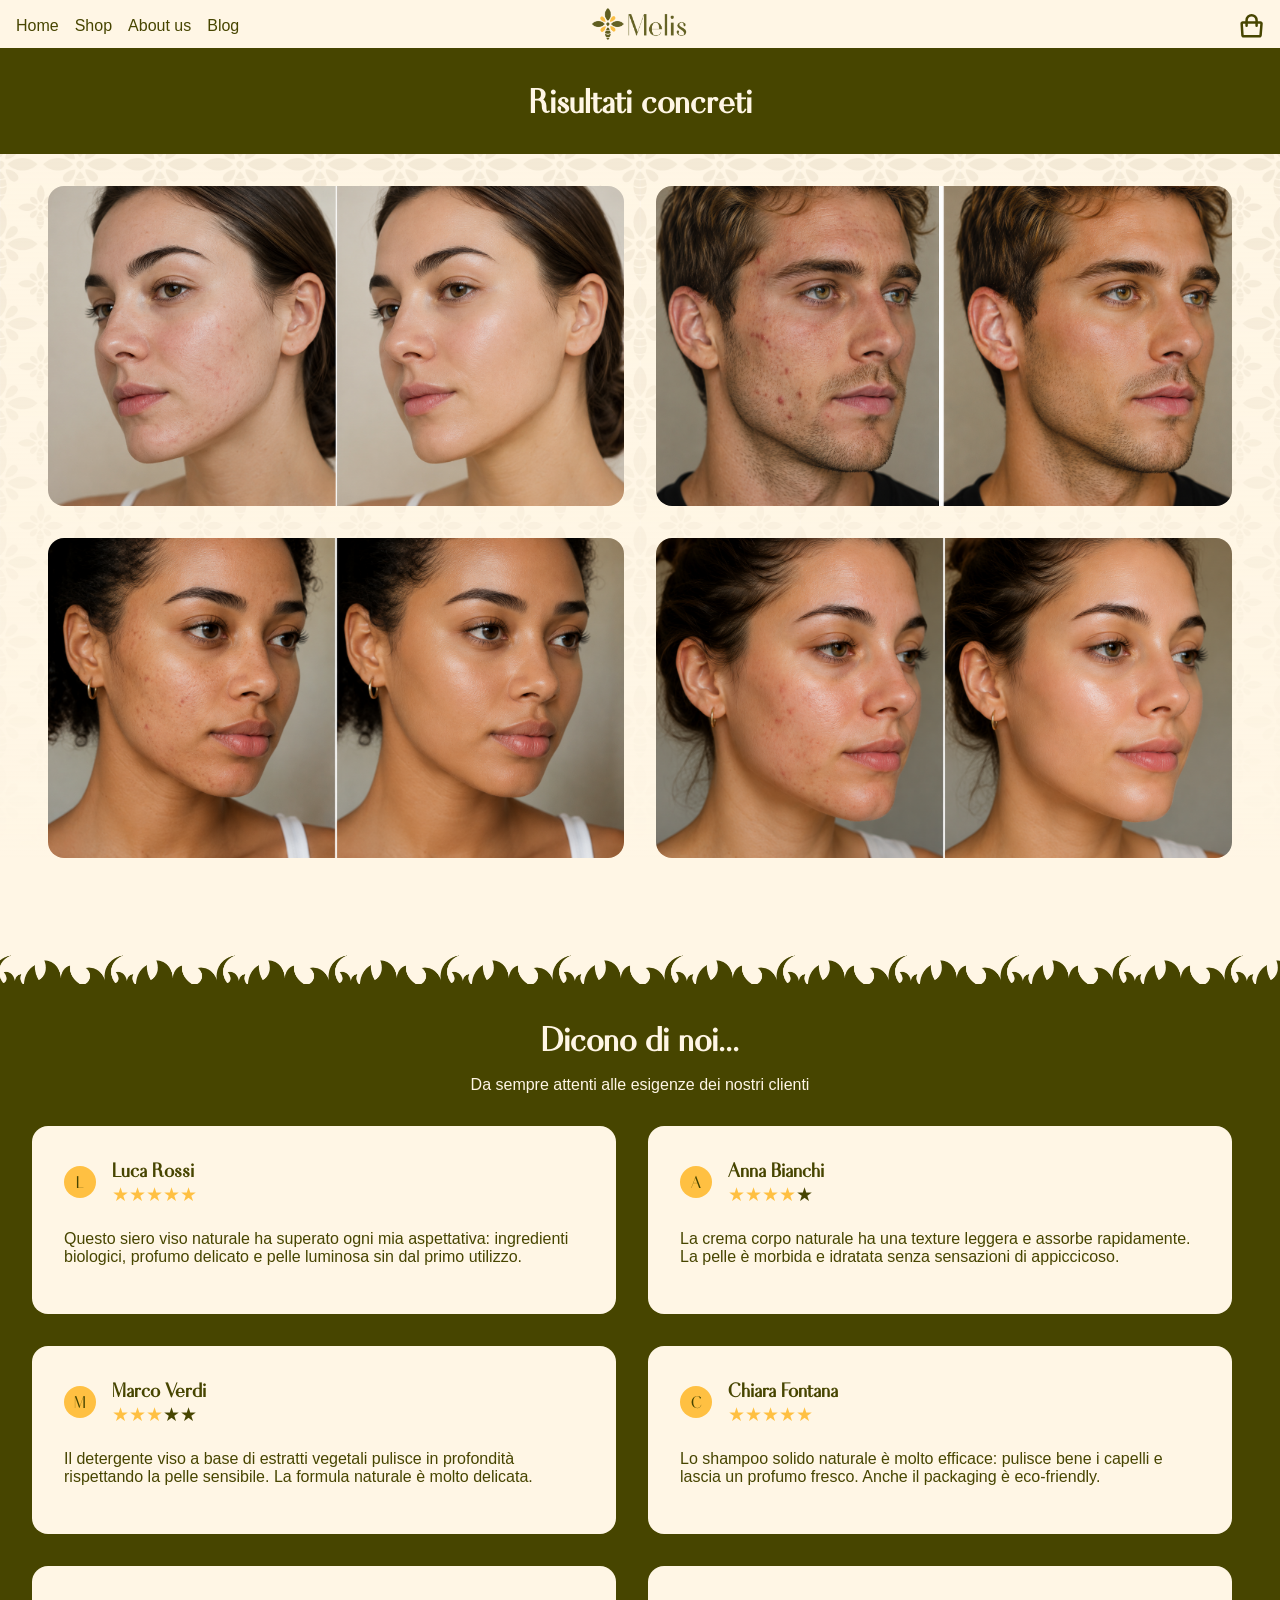
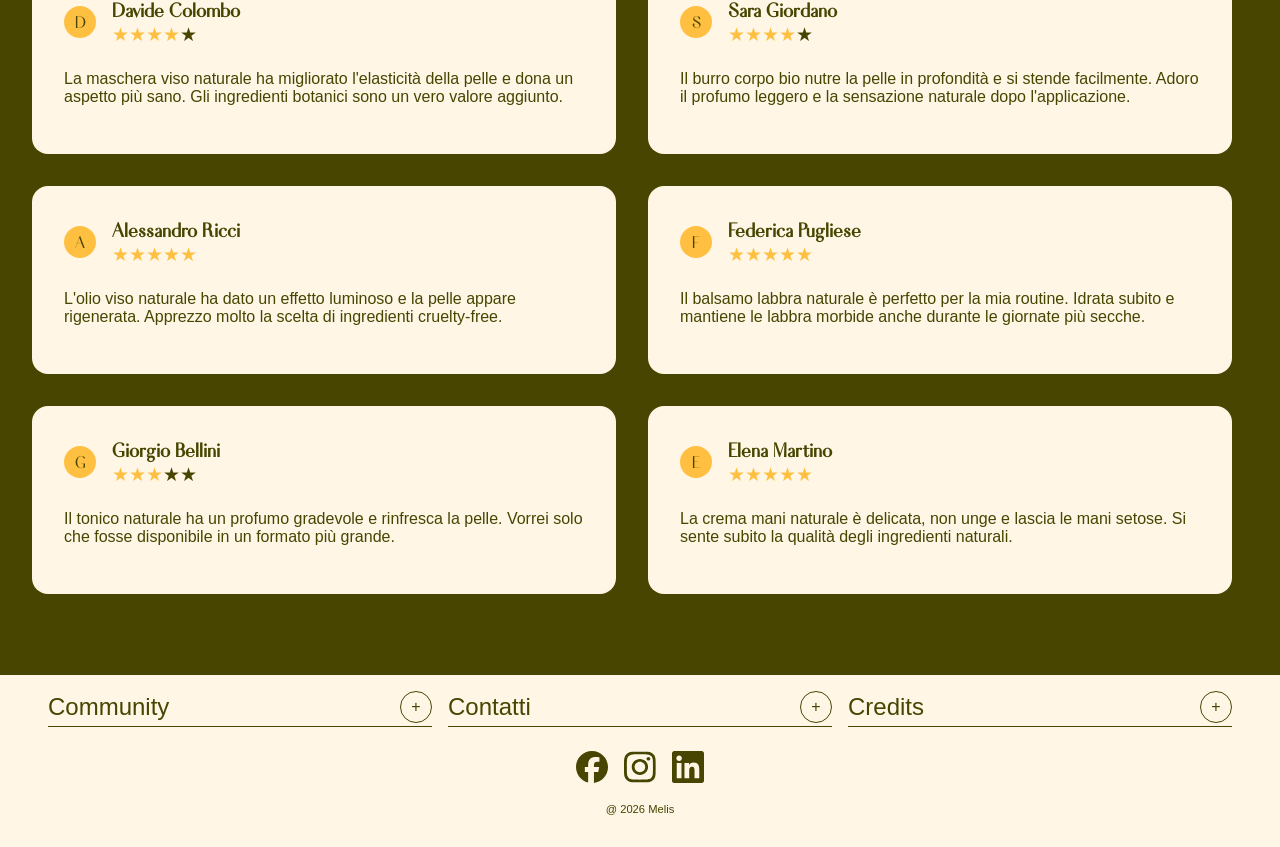
<file: recensioni.html>
<!DOCTYPE html>
<html lang="it">
    <head>
        <meta charset="UTF-8">
        <title>Melis</title>
        <meta name="description" content="Melis è un e-shop di prodotti per la pelle a base di cera d'api: creme idratanti, balsami labbra, scrub e molto altro. I nostri prodotti sono formulati per nutrire e proteggere la pelle, lasciandola morbida, luminosa e sana. Scegli Melis per una skincare naturale e efficace!">
        <meta name="viewport" content="width=device-width, initial-scale=1.0">
        <link rel="icon" type="image/x-icon" href="./favicon.ico">
        <link rel="stylesheet" href="./css/style.css">
        <link rel="stylesheet" href="./css/recensioni.css">
    </head>
    <body>
        <!-- Navbar -->
        <div class="topBar" id="navbar">
            <div class="opzioni">
                <a href="./index.html">Home</a>
                <a href="./shop.html">Shop</a>
                <a href="./aboutus.html">About us</a>
                <a href="./blog.html">Blog</a>
            </div>
            <div id="menuIcon" id="menuIcon">
                <img src="./resources/iconSet/menu.svg" alt="Menu" class="menuIcon icon" >
            </div>

            <div>
                <picture class="logo">
                    <source 
                        media="(max-width: 600px)"
                        srcset="./resources/imgs/logo/shortLogo.png" alt="Melis">
                    <img src="./resources/imgs/logo/fullLogo.png" alt="Melis" class="logo">
                </picture>
            </div>
            
            <div class="alignEnd">
                <img src="./resources/iconSet/shop.svg" alt="Negozio" class="icon" id="apriCarrello">
            </div>
        </div>

        <div class="sfondoNero" id="sfondoNero"></div>
        <div class="mobileDevicesBar" id="mobileNav">
            <div class="mobileNavHeader">
                <img src="./resources/imgs/logo/fullLogo.png">
                <button id="navCLose">+</button>
            </div>
            <div class="containerLink" id="links"> 
                
                <a href="./index.html">
                    Home
                </a>

                <a href="./shop.html">
                Prodotti
                </a>
                <a href="./aboutus.html">
                    La nostra storia
                </a>
                <a href="./blog.html">
                    Blog dell'alveare
                </a>
            </div>
            <div class="coda">
                @ 2026 Melis
            </div>
        </div>

        <!-- ShopBar -->
        <div class="sfondoNeroShop" id="sfondoNeroShop"></div>
        <div class="shopBar" id="shopBar">
            <div class="mobileNavHeader">
                <div id="headerBar">
                    Nome prodotto
                </div>
                <button id="shopClose" onclick="closeShop()">+</button>
            </div>
            <div class="productPreview" id="productPreview">
                <img src="./resources/imgs/generali/Apicoltore.jpg" class="productImagePreview" id="previewImage">
                <p class="prodDescription" id="prodDesc">Protezione e comfort in un gesto semplice. Uno stick pratico e naturale che aiuta a mantenere le labbra morbide e protette dagli agenti esterni.</p>
                <p class="ingChiave">Ingredienti chiave</p>
                <ul class="listaIngredienti" id="listaIng">
                </ul>
                <button class="buyProduct" id="pulsanteAcquista"><p>Acquista</p></button>
            </div>
            <div class="carrello" id="carrello">

            </div>
        </div>
        
        <!-- Contenuto Pagina -->
        
        <div class="pattern">
            <h1 class="titoloPagina">Risultati concreti</h1>
            
            <div class="prima_dopo toFade ">
                <div class="before-after-photo">
                        <img src="./resources/imgs/recensioni/prima_e_dopo_1.png" alt="Foto prima e dopo 1">
                        <img src="./resources/imgs/recensioni/prima_e_dopo_2.png" alt="Foto prima e dopo 2">
                        <img src="./resources/imgs/recensioni/prima_e_dopo_3.png" alt="Foto prima e dopo 3">
                        <img src="./resources/imgs/recensioni/prima_e_dopo_4.png" alt="Foto prima e dopo 4">
                </div>
            </div>
        </div>

        <div class="greenSection">
            <div class="textCenter">
                <h1 class="titolo_recensioni toFade">Dicono di noi...</h1>
                <p class="sottotitolo toFade delay1">Da sempre attenti alle esigenze dei nostri clienti</p>

                <div class="sezione_recensioni toFade delay2">
                    <div class="recensioni containerRecensioni" id="containerRecensioni">
                        <!-- contenuto generato automaticamente -->
                    </div>
                </div>
            </div>              
        </div>

        <!--Footer-->

        <div class="footer">
            <div class="contanitoreFolds">
                <div class="fold toFade">
                    <div class="containerTitoloFold">
                        <h1 class="titolo">
                            Community
                        </h1>
                        <button class="pusanteFold">
                            +
                        </button>
                    </div>

                    <div class="contenutoFold">
                        <a href="./recensioni.html">
                            Risultati concreti
                        </a>
                        <a href="./blog.html">
                            Consigli dall’alveare
                        </a>
                    </div>
                </div>
                <div class="fold toFade delay1">
                    <div class="containerTitoloFold">
                        <h1 class="titolo">
                            Contatti
                        </h1>
                        <button class="pusanteFold">
                            +
                        </button>
                    </div>

                    <div class="contenutoFold">
                        <p>
                            Via delle api, 6 20345
                        </p>
                        <p>
                            Mielandia (ML)
                        </p>
                    </div>
                </div>
                <div class="fold toFade delay2">
                    <div class="containerTitoloFold">
                        <h1 class="titolo">
                            Credits
                        </h1>
                        <button class="pusanteFold">
                            +
                        </button>
                    </div>

                    <div class="contenutoFold">
                        <a href="./credits.html">
                            Risorse utilizzate
                        </a>
                    </div>
                </div>
            </div>
            <div class="containerSocial toFade">
                <a href="https://www.facebook.com" target="_blank">
                    <img src="./resources/iconSet/Facebook.svg">
                </a>
                <a href="https://www.instagram.com" target="_blank">
                    <img src="./resources/iconSet/Instagram.svg">
                </a>
                <a href="https://www.linkedin.com" target="_blank">
                    <img src="./resources/iconSet/Linkedin.svg">
                </a>
            </div>
            <div class="alignCenterText toFade miniText">
                @ 2026 Melis
            </div>
        </div>


        <script src="./script.js"></script>
        <script src="./data/recensioni.js"></script>
        <script src="./js/funzione_recensioni.js"></script>
    </body>
</html>
</file>
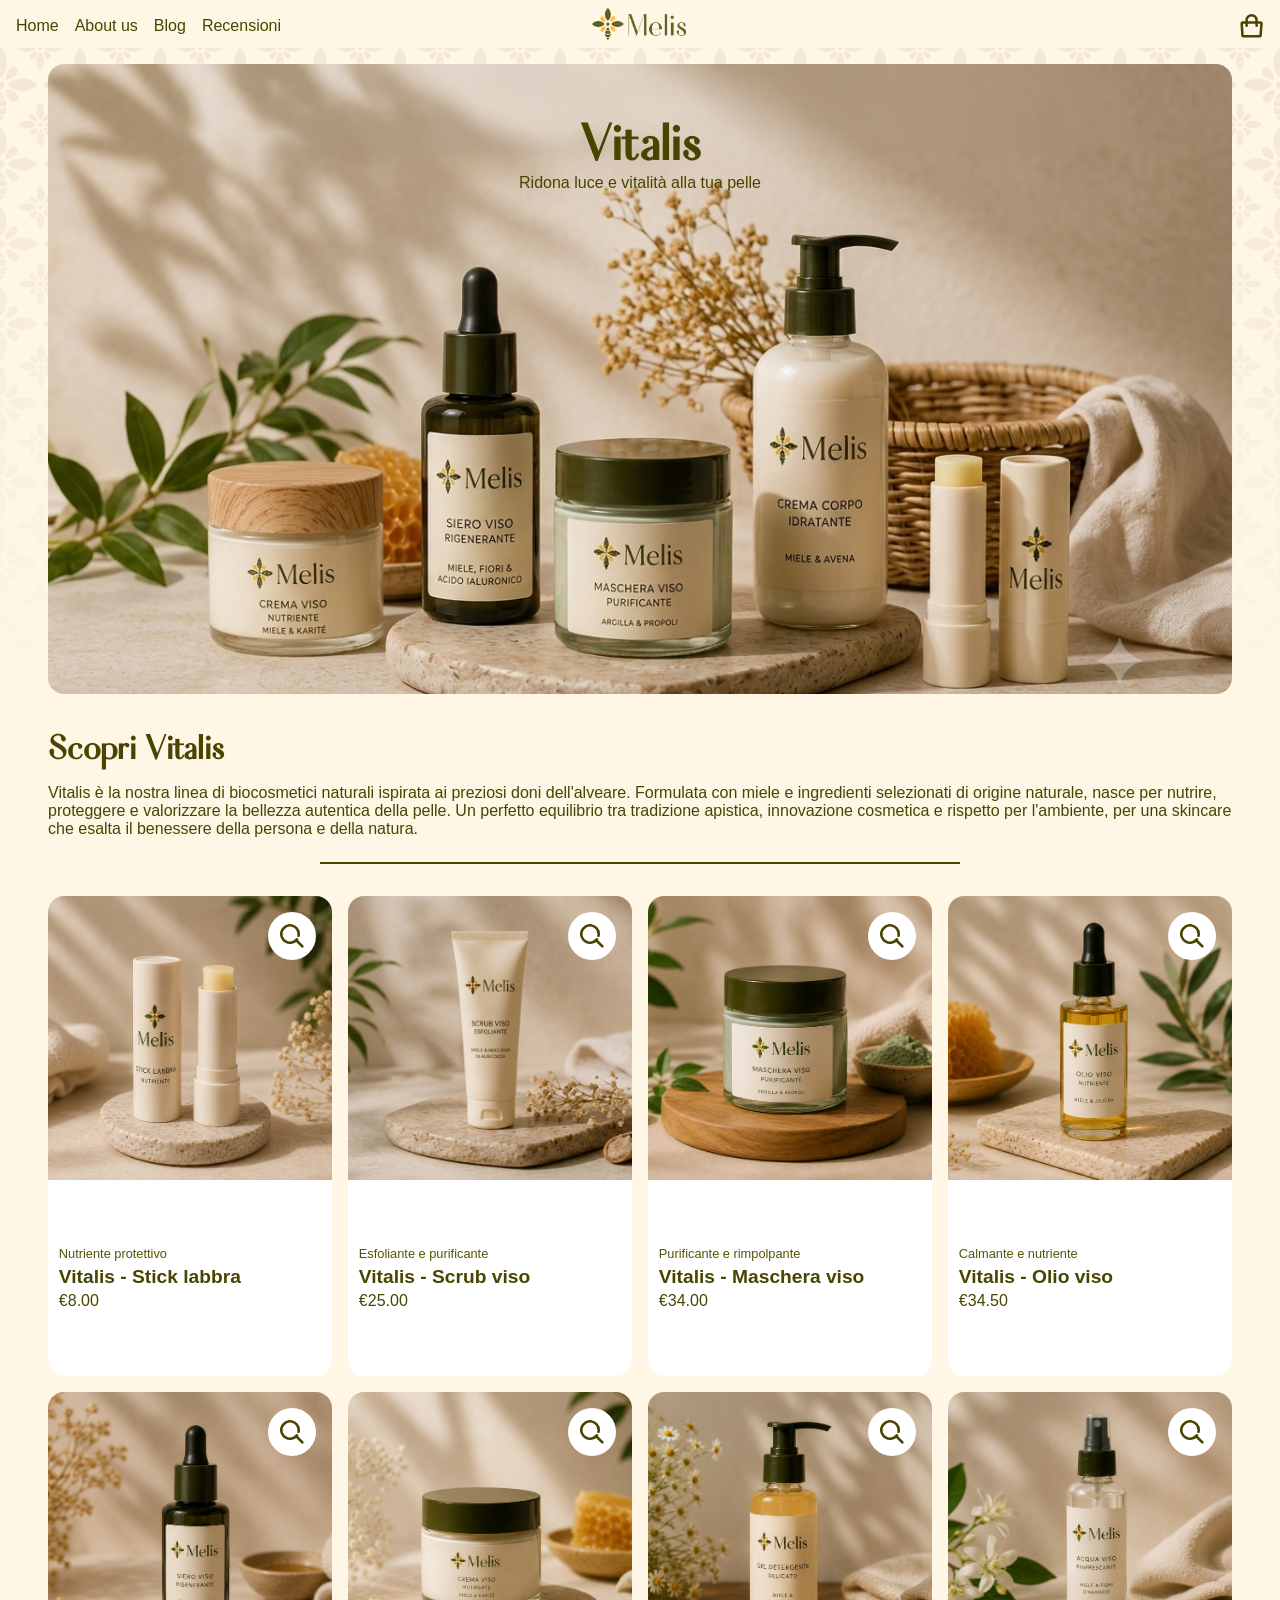
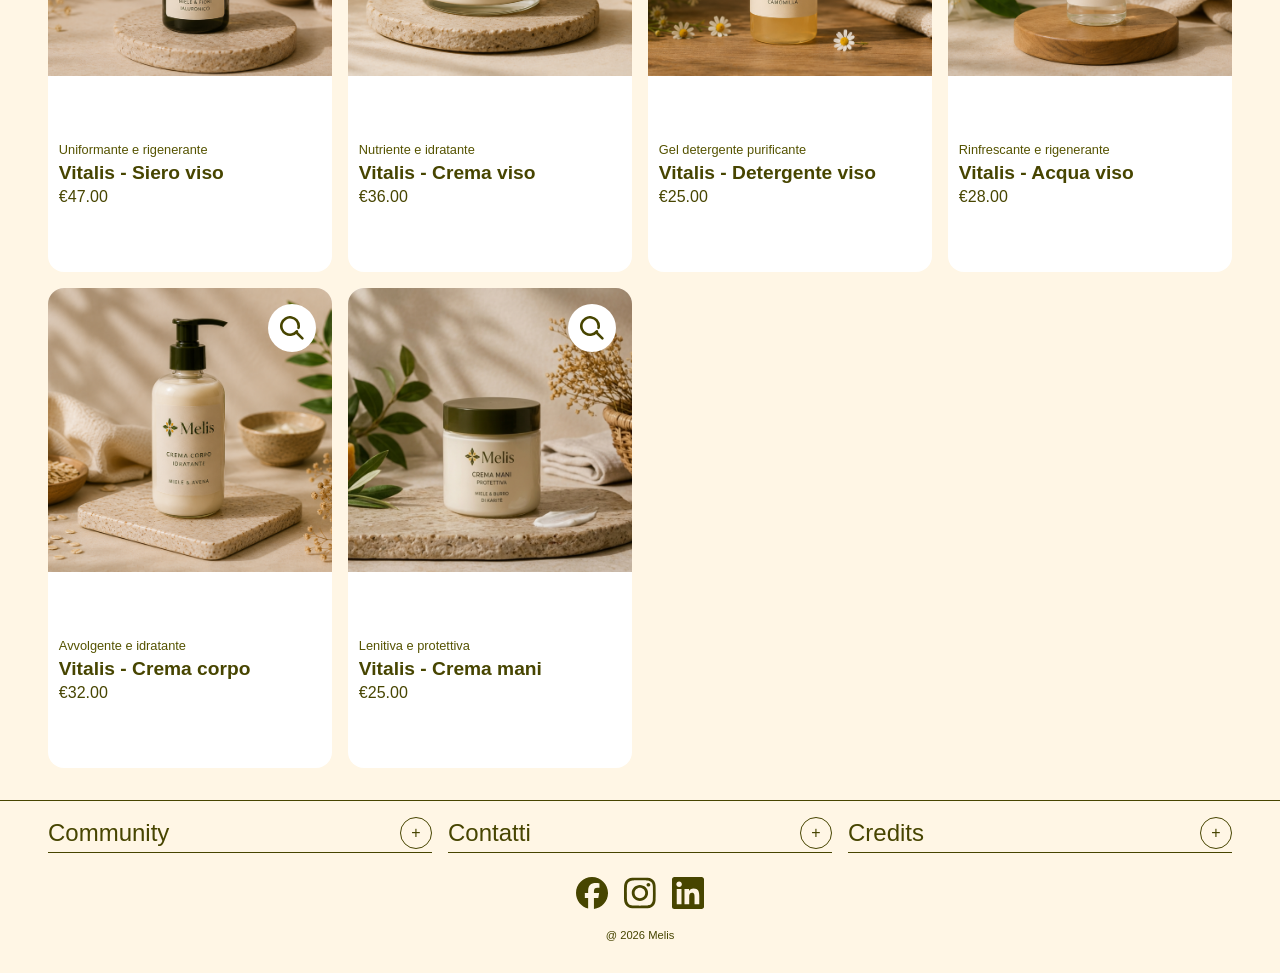
<file: shop.html>
<!DOCTYPE html>
<html lang="it">
    <head>
        <meta charset="UTF-8">
        <title>Melis</title>
        <meta name="description" content="Melis è un e-shop di prodotti per la pelle a base di cera d'api: creme idratanti, balsami labbra, scrub e molto altro. I nostri prodotti sono formulati per nutrire e proteggere la pelle, lasciandola morbida, luminosa e sana. Scegli Melis per una skincare naturale e efficace!">
        <meta name="viewport" content="width=device-width, initial-scale=1.0">
        <link rel="icon" type="image/x-icon" href="./favicon.ico">
        <link rel="stylesheet" href="./css/style.css">
        <link rel="stylesheet" href="./css/shopStyle.css">
    </head>
    <body>
        <!-- Navbar -->
        <div class="topBar" id="navbar">
            <div class="opzioni">
                <div class="opzioni">
                <a href="./index.html">Home</a>
                <a href="./aboutus.html">About us</a>
                <a href="./blog.html">Blog</a>
                <a href="./recensioni.html">Recensioni</a>
            </div>
            </div>
            <div id="menuIcon">
                <img src="./resources/iconSet/menu.svg" alt="Menu" class="menuIcon icon">
            </div>

            <div>
                <picture class="logo">
                    <source 
                        media="(max-width: 600px)"
                        srcset="./resources/imgs/logo/shortLogo.png" alt="Melis">
                    <img src="./resources/imgs/logo/fullLogo.png" alt="Melis" class="logo">
                </picture>
            </div>
            
            <div class="alignEnd">
                <img src="./resources/iconSet/shop.svg" alt="Negozio" class="icon"  id="apriCarrello">
            </div>
        </div>
        <div class="sfondoNeroShop" id="sfondoNeroShop"></div>
        <div class="mobileDevicesBar" id="mobileNav">
            <div class="mobileNavHeader">
                <img src="./resources/imgs/logo/fullLogo.png">
                <button id="navCLose">+</button>
            </div>
            <div class="containerLink" id="links"> 
                <a href="./index.html">
                    Home
                </a>
                <a href="./aboutus.html">
                    La nostra storia
                </a>
                <a href="./blog.html">
                    Blog dell'alveare
                </a>
                <a href="./recensioni.html">
                    Recensioni
                </a>
            </div>
            <div class="coda">
                @ 2026 Melis
            </div>
        </div>
        <!-- ShopBar -->
        <div class="sfondoNero" id="sfondoNero"></div>
        <div class="shopBar" id="shopBar">
            <div class="mobileNavHeader">
                <div id="headerBar">
                    Nome prodotto
                </div>
                <button id="shopClose" onclick="closeShop()">+</button>
            </div>
            <div class="productPreview" id="productPreview">
                <img src="./resources/imgs/generali/Apicoltore.jpg" class="productImagePreview" id="previewImage">
                <p class="prodDescription" id="prodDesc">Protezione e comfort in un gesto semplice. Uno stick pratico e naturale che aiuta a mantenere le labbra morbide e protette dagli agenti esterni.</p>
                <p class="ingChiave">Ingredienti chiave</p>
                <ul class="listaIngredienti" id="listaIng">
                </ul>
                <button class="buyProduct" id="pulsanteAcquista"><p>Acquista</p></button>
            </div>
            <div class="carrello" id="carrello">

            </div>
        </div>
        <!-- Contenuto Pagina -->
        <!--immaginePresentazione-->
        <div class="patternBg">
            <div class="relative">
                <img class="presentationImg" src="./resources/imgs/articoli/tutti.png">
                <div class="imgOverlay">
                    <h1 class="mainTitle toFade">
                        Vitalis
                    </h1>
                    <p class="subtitle toFade delay1">
                        Ridona luce e vitalità alla tua pelle
                    </p>
                </div>
            </div>
        </div>
        <div class="containerTesti">
            <h2 class="secondTitle toFade delay2">
                Scopri Vitalis
            </h2>
            <p class="subtitle descrizione toFade delay2">
                Vitalis è la nostra linea di biocosmetici naturali ispirata ai preziosi doni dell'alveare. 
                Formulata con miele e ingredienti selezionati 
                di origine naturale, nasce per nutrire, proteggere 
                e valorizzare la bellezza autentica della pelle. 
                Un perfetto equilibrio tra tradizione apistica, innovazione cosmetica e rispetto per l'ambiente, per una skincare che esalta il benessere 
                della persona e della natura.
            </p>
        </div>
        <hr class="separatore toFade delay2">
        <div class="containerVendita toFade" id="listaProdotti">
            <!-- elementi generati automaticamente -->
        </div>
        <div class="footer">
            <div class="contanitoreFolds">
                <div class="fold toFade">
                    <div class="containerTitoloFold">
                        <h1 class="titolo">
                            Community
                        </h1>
                        <button class="pusanteFold">
                            +
                        </button>
                    </div>

                    <div class="contenutoFold">
                        <a href="./recensioni.html">
                            Risultati concreti
                        </a>
                        <a href="./blog.html">
                            Consigli dall’alveare
                        </a>
                    </div>
                </div>
                <div class="fold toFade delay1">
                    <div class="containerTitoloFold">
                        <h1 class="titolo">
                            Contatti
                        </h1>
                        <button class="pusanteFold">
                            +
                        </button>
                    </div>

                    <div class="contenutoFold">
                        <p>
                            Via delle api, 6 20345
                        </p>
                        <p>
                            Mielandia (ML)
                        </p>
                    </div>
                </div>
                <div class="fold toFade delay2">
                    <div class="containerTitoloFold">
                        <h1 class="titolo">
                            Credits
                        </h1>
                        <button class="pusanteFold">
                            +
                        </button>
                    </div>

                    <div class="contenutoFold">
                        <a href="./credits.html">
                            Risorse utilizzate
                        </a>
                    </div>
                </div>
            </div>
            <div class="containerSocial toFade">
                <a href="https://www.facebook.com" target="_blank">
                    <img src="./resources/iconSet/Facebook.svg">
                </a>
                <a href="https://www.instagram.com" target="_blank">
                    <img src="./resources/iconSet/Instagram.svg">
                </a>
                <a href="https://www.linkedin.com" target="_blank">
                    <img src="./resources/iconSet/Linkedin.svg">
                </a>
            </div>
            <div class="alignCenterText toFade miniText">
                @ 2026 Melis
            </div>
        </div>
        <script src="./data/prodotti.js"></script>
        <script src="./js/shopScript.js"></script>
        <script src="./script.js"></script>
    </body>
</html>
</file>
<file: css/style.css>
:root {
    --accent-color: #FFC042;
    --text-color: #474500;
    --darker-text-color: #353300;
    --background-color: #FFF6E5;

    --gapCarosello: 1rem;
}

@font-face {
    font-family: 'Fiona';
    src: url(../resources/fonts/Fiona-Regular.otf);
    font-weight: normal;
    font-style: normal;
}

body {
    background-color: var(--background-color);
    color: var(--text-color);
    font-family: Arial, Helvetica, sans-serif;
    margin-top: 0;
    margin: 0 !important;
    padding: 0;
    min-width: 20rem;
    min-height: 100vh;
}

.section {
    display: flex;
    height: 93vh;
    align-items: center;
    justify-content: center;
}

.halfSection{
    display: flex;
    height: 45vh;
    align-items: center;
    justify-content: center;
}

.customSection{
    display: flex;
    align-items: center;
    justify-content: center;
}

.container {
    width: 100%;
    height: 93%;
    max-width: 95rem;
    overflow: hidden;
    border-radius: .3rem;
    position: relative;
    transition: all .3s ease;
    display: flex;
    flex-direction: column;
}

/* -----------
utilità generali
----------- */
* {
    box-sizing: border-box;
}

.alignCenterText{
    display: flex;
    justify-content: center;
    align-items: start;
    text-align: center;
}

.alignCenter {
    display: flex;
    flex-direction: column;
    align-items: center;
    justify-content: center;
}

.alignStart {
    display: flex;
    align-items: center;
    justify-content: flex-start;
}

.mobileAlignLeft{
    text-align: left;
}

.alignEnd {
    display: flex;
    align-items: center;
    justify-content: flex-end;
}

.pattern{
    background-image: linear-gradient(rgba(255,246,229,0.4), rgba(255,246,229,1)), url('../resources/patterns/logo.png');
    background-size: 10rem;
    background-repeat: repeat;
    background-blend-mode: normal;
}

.greenSection{
    background-color: var(--text-color);
    color: var(--background-color);
}

.greenSection::before{
    content: '';
    position: absolute;
    right: 0;
    width: 100%;
    height: 1.9rem;
    background-image: url('../resources/patterns/separatoreV2.png');
    background-position: center;
    background-size: 7rem;
    background-repeat: repeat-x;
    transition: 0.3s ease;
}

.darkerGreenSection{
    background-color: var(--darker-text-color);
    color: var(--background-color);
}

.sectionPadding{
    padding: .5rem;
}

.whiteText{
    color: var(--background-color);
}

.toFade {
    opacity: 0;
}

.slideUpFade{
    opacity: 0;
    animation: slideUpFade 1.2s ease forwards;
}

.delay1{
    animation-delay: .1s;
}
.delay2{
    animation-delay: .2s;
}

.underlined{
    color: inherit;
    text-decoration: underline;
}

.underlined:hover{
    filter: brightness(0.8);
}

.margin1{
    margin-top: 1.5rem;
    margin-bottom: 1.5rem;
}

.maginBottom{
    margin-bottom: 3rem;
}

.noBefore::before{
    visibility: hidden;
}

/* -----------
stili riguardanti la barra superiore 
----------- */

.topBar {
    z-index: 100;
    background-color: var(--background-color);
    height: 3rem;
    padding: 0.5em 1em;
    border-bottom: 1px solid transparent;   
    width: 100%;
    position: sticky;
    top: 0;

    display: grid;
    grid-template-columns: 1fr auto 1fr;
    align-items: center;

    transition: border-color 0.3s ease,
                box-shadow 0.3s ease;
}

.topBar.scrolled {
    border-bottom-width: 0.1rem;
    border-bottom-color: var(--accent-color);
    box-shadow: 0 1px 8px rgba(0, 0, 0, 0.04);
}

.opzioni {
    display: none ;
    gap: 0.5em;
}

.opzioni a {
    text-decoration: none;
    color: inherit;
    font-family:Arial, Helvetica, sans-serif;
    font-weight: 500;
    transition: 0.3s ease;
    position: relative;
}

/* uso una pseudo classe per creare una linea sotto inizialmente a lunghezza 0 e quando
l'utente va in 'hover' (ci passa sopra con il mouse) la linea si allunga fino a tutta la parola */
.opzioni a::before {
    content: '';
    position: absolute;
    bottom: -.2rem;
    right: 0;
    width: 0;
    height: .1rem;
    background-color: var(--accent-color);
    transition: 0.3s ease;
}
.opzioni a:hover {
    color: var(--accent-color);
}
.opzioni a:hover::before {
    width: 100%;
    right: auto;
}

.menuIcon {
    animation: pupUp .4s ease;
}

.icon {
    display: block;
    cursor: pointer;
    width: 1.5rem;
    height: 1.5rem;
    transition: 0.3s ease;
}

.icon:hover {
    filter: brightness(0.8);
    scale: 1.1;
    rotate: 5deg;
}

.logo{
    height: 2rem;
}

/* -----------
Stili Footer
----------- */

.footer{
    width: 100%;
    border-top: .1rem solid var(--text-color);
}
.fold{
    width: 100%;
    border-bottom:.1rem solid var(--text-color);
    margin-top: 1rem;
    padding-bottom: .2rem;
    height: fit-content;
}

.containerTitoloFold{
    display:flex;
    gap: .5rem;
    justify-content:space-between;
    align-items:center;
    cursor:pointer;
}

.titolo{
    font-family: Arial, Helvetica, sans-serif;
    font-size:1.5rem;
    font-weight: lighter;
    margin:0;
}

.pusanteFold{
    min-width:2rem;
    width:2rem;
    aspect-ratio: 1/1;
    border-radius:50rem;
    border:.1rem solid var(--text-color);
    background:none;
    color:var(--text-color);
    font-size:1rem;
    display:flex;
    justify-content:center;
    align-items:center;
    cursor:pointer;
    transition: all .3s ease;
}

.contenutoFold{
    max-height:0;
    overflow:hidden;
    transition:all .3s ease;
}

.contenutoFold a{
    display:block;
    color:var(--text-color);
    margin:0.5rem 0;
    text-decoration:underline;
}

.contenutoFold p{
    margin: 0.5rem 0;
}

.fold.open .contenutoFold{
    max-height:20rem;
    overflow: scroll;
}

.fold.open .pusanteFold{
    transform:rotate(180deg);
}

.contanitoreFolds{
    padding-left: 3rem;
    padding-right: 3rem;
    display: flex;
    flex-direction: column;
    padding-bottom: .5rem;
}

.containerSocial{
    width: 100%;
    display: flex;
    flex-direction: row;
    justify-content: center;
    align-content: center;
    gap: 1rem;
    padding: 1rem;
}

.containerSocial img{
    width: 2rem;
    aspect-ratio: 1/1;
}

.containerSocial:hover {
    filter: brightness(.6rem);
}

.miniText{
    font-size: .7rem;
    padding-bottom: 2rem;
}

.shopBar{
    width: 100%;
    position: fixed;
    right: -100vw;
    background-color: var(--background-color);
    display: flex;
    flex-direction: column;
    height: 100vh;
    top:0;
    transition: width .5s ease, right .5s ease, visibility 1s ease, box-shadow .5s ease;
    z-index: 102;
    padding: 1.5rem;
    visibility: hidden;
    box-shadow: 0 0 0 0 var(--text-color);
}

.shopBar.active{
    visibility: visible;
    right: 0;
    box-shadow: -4rem 0 0 4rem var(--text-color);
}

.mobileNavHeader div{
    display: flex;
    justify-content: center;
    font-size: 1.5rem;
    align-items: center;
}

.sfondoNeroShop{
    width: 100vw;
    height: 100vh;
    background-color: rgba(0, 0, 0, 0.267);
    z-index: 101;
    position: fixed;
    top: 0;
    visibility: hidden;
    opacity: 0;
    transition: opacity .3s ease;
}

.sfondoNeroShop.active{
    visibility: visible;
    opacity: 1;
}

.sfondoNero{
    width: 100vw;
    height: 100vh;
    background-color: rgba(0, 0, 0, 0.267);
    z-index: 101;
    position: fixed;
    top: 0;
    visibility: hidden;
    opacity: 0;
    transition: opacity .3s ease;
}

.sfondoNero.active{
    visibility: visible;
    opacity: 1;
}

.mobileDevicesBar{
    width: 100%;
    position: fixed;
    left: -100vw;
    background-color: var(--background-color);
    display: flex;
    flex-direction: column;
    height: 100vh;
    top:0;
    transition: left .5s ease, visibility 1s ease, box-shadow .5s ease;
    z-index: 102;
    padding: 1.5rem;
    visibility: hidden;
    box-shadow: 0 0 0 0 var(--text-color);
}

.mobileDevicesBar.active{
    visibility: visible;
    left: 0;
    box-shadow: 4rem 0 0 0 var(--text-color);
}

.mobileDevicesBar a{
    margin-top: .5rem;
    margin-bottom: .3rem;
    font-size: 2rem;
    position: relative;
    width: fit-content;
    text-decoration: none;
    color: var(--text-color);
    padding-bottom: .2rem;
    opacity: 0;
    transition: font-size .3s ease;
}

.containerLink.active a{
    animation: fadeLeft 1s ease forwards;
}

.containerLink.active  > *:nth-child(1) { animation-delay: .1s; }
.containerLink.active  > *:nth-child(2) { animation-delay: .3s; }
.containerLink.active  > *:nth-child(3) { animation-delay: .5s; }
.containerLink.active  > *:nth-child(4) { animation-delay: .7s; }
.containerLink.active  > *:nth-child(5) { animation-delay: .9s; }

.mobileDevicesBar a::before{
    content: "";
    position: absolute;
    left: auto;
    right: 0;
    bottom: 0;
    background-color: var(--text-color);
    height: .2rem;
    width: 0%;
    transition: all .3s ease;
}

.mobileDevicesBar a:hover::before{
    width: 100%;
    right: auto;
    left: 0;
}

.mobileNavHeader{
    display: flex;
    flex-direction: row;
    justify-content: space-between;
    margin-bottom: 1rem;
    padding-bottom: 1rem;
    border-bottom: .1rem solid var(--text-color);
}

.mobileNavHeader img{
    height: 2.5rem;
}

.mobileNavHeader button{
    background-color: transparent;
    border: solid .1rem var(--text-color);
    border-radius: 50rem;
    font-family: Arial, Helvetica, sans-serif;
    font-size: 1.5rem;
    height: 3rem;
    width: 3rem;
    display: flex;
    align-items: center;
    font-weight: lighter;
    justify-content: center;
    color: var(--text-color);
    transition: all .4s ease;
    rotate: 45deg;
}

.mobileNavHeader button:hover{
    rotate: calc(45deg * 3);
    font-size: 2rem;
}

.coda{
    position: absolute;
    bottom: 0;
    width: calc(100% - 4rem);
    left: 0;
    padding-bottom: 1rem;
    padding-top: 1rem;
    margin-left: 2rem;
    margin-right: 2rem;
    display: flex;
    justify-content: center;
    border-top: .1rem var(--text-color) solid;
}

.containerLink{
    display: flex;
    flex-direction: column;
    justify-content: center;
    align-content: center;
    height: 85%;
}

.productPreview{
    position: relative;
    max-height: 90vh;
    overflow: scroll;
    display: flex;
    flex-direction: column;
    display: none;
}

.productPreview.active{
    display: block;
}

.productPreview img{
    object-fit: cover;
    width: 100%;
    aspect-ratio: 1/1;
    border-radius: 1rem;
}

.prodDescription{
    border-top: var(--text-color) solid .1rem;
    border-bottom: .1rem var(--text-color) solid;
    margin-top: 1rem;
    padding-top: 1rem;
    padding-bottom: 1rem;
    margin-bottom: 0;
}

.ingChiave{
    font-weight: bold;
    margin: 0;
    margin-top: 1rem;
}

.listaIngredienti{
    margin-top: .5rem;
}

.buyProduct{
    width: 100%;
    background-color: var(--accent-color);
    color: var(--text-color);
    border-radius: 50rem;
    border: none;
    min-height: 3rem;
    position: sticky;
    bottom: 0;
    left: 0;
    overflow: hidden;
}

.buyProduct::before {
    content: '';
    position: absolute;
    top: 0;
    left: 0;
    width: 100%;
    height: 100%;
    border-radius: 3rem;
    background-color: var(--text-color);
    transform: translateX(-100%);
    transition: transform 0.3s ease;
}

.buyProduct p{
    margin: 0;
}

.buyProduct:active{
    animation: shopPop .2s ease;
}

.buyProduct:hover::before {
    transform: translateX(0);
}

.buyProduct:hover p {
    filter: brightness(9) hue-rotate(20deg);
}

.carrello{
    position: relative;
    max-height: 90vh;
    height: 90vh;
    overflow: scroll;
    display: flex;
    flex-direction: column;
    display: none;
    gap: 1rem;
}

.carrello.active{
    display: flex;
}
.wrapperCarrello{
    display: flex;
    border: solid var(--text-color) .1rem;
}

.carrello div{
    display: flex;
    background-color: white;
    color: var(--text-color);
    width: 100%;
    border-radius: 1rem;
    gap: 1rem;
    font-size: 1rem;
    flex-direction: column;
    align-items: center;
    transition: font-size .3s ease;
}


.imgProductCarrello{
    width: 100%;
    transform: all .3s ease;
    object-fit: cover;
    border-radius: 1rem 1rem 0 0;
    height: 100%;
}

.descrizioneProdotti{
    padding-left: 1rem;
    padding-right: 1rem;
    display: flex;
    gap: 0.5rem !important;
    align-items: start;
    flex-wrap: wrap;
    justify-content: center;
    align-content: flex-start;
    height: fit-content !important;
    align-items: flex-start !important;
    background: transparent !important;
}

.descrizioneProdotti p{
    margin: 0;
}

.quantitaProd{
    font-size: .8rem;
    opacity: .8;
    align-self: normal;
}

.rimuoviProd{
    width: 3rem;
    aspect-ratio: 1/1;
    font-size: 1rem;
    background-color: transparent;
    border: .1rem var(--text-color) solid;
    border-radius: 50rem;
    display: flex;    
    align-items: center;
    justify-content: center;
}

.btnContainer{
    display: flex;
    flex-direction: row !important;
    width: fit-content !important;
    padding-bottom: 1rem;
    height: fit-content !important;
}

.placeholderDiv{
    background-color: transparent !important;
    position: absolute;
    top: 50%;
    left: 50%;
    transform: translate(-50%, -50%);
    color: var(--text-color);
}

/* -----------
Animazioni
----------- */

@keyframes shopPop{
    0% {
        rotate: 0;
    }

    50%{
        rotate: .5deg;
    }

    100%{
        rotate: 0;
    }
}

@keyframes slideUpFade {
    from {
        opacity: 0;
        transform: translateY(1rem);
    }
    to {
        opacity: 1;
        transform: translateY(0);
    }
}

@keyframes fadeLeft {
    from {
        opacity: 0;
        transform: translatex(-1rem);
    }
    to {
        opacity: 1;
        transform: translateY(0);
    }
}

@keyframes pupUp {
    from {
        opacity: 0;
        transform: scale(0.5);
        rotate: 45deg;
    }
    to {
        opacity: 1;
        transform: scale(1);
        rotate: 0deg;
    }
}


/*
    Dispoditivi tablet
*/
@media (min-width: 768px) {
    
    .btnContainer{
        margin-left: 0;
        padding-bottom: 0;
    }

    .carrello div{
        height: 10rem;
        padding-right: 1rem;
    }

    .wrapperCarrello{
        display: flex;
        flex-direction: row !important;
    }

    .imgProductCarrello{
        width: 45%;
        transform: all .3s ease;
        object-fit: cover;
        border-radius: 1rem 0 0 1rem;
        height: 100%;
    }

    .carrello div{
        font-size: 1.25rem;
    }

    .container{
        border-radius: 1rem;
    }

    .mobileAlignLeft{
        text-align: inherit;
    }
    
    .mobileDevicesBar{
        width: 70%;
    }

    .mobileDevicesBar a{
        font-size: 4rem;
    }
    
    .shopBar{
        width: 70%;
    }
    .descrizioneProdotti{
        padding-top: 2rem;
        padding-bottom: 2rem;
        padding-left: 0;
        padding-right: 0;
        flex-wrap: nowrap;
        flex: 1 1 auto;
        width: 100%;
        height: 100%;
        
    }
}

/*
    Dispositivi desktop
*/
@media (min-width: 1024px) {

    .contanitoreFolds{
        flex-direction: row;
        gap: 1rem;
    }
    .menuIcon {
        display: none;
    }

    .opzioni {
        display: flex;
        gap: 1rem;
    }

    .mobileDevicesBar.active{
        display: none;
    }

    .sfondoNero.active{
        display: none;
    }

    /* la sintassi '> *' significa che lo stile viene applicato a tutti i figli diretti di .opzioni */
    .opzioni > * { 
        opacity: 0;
        transform: translateY(1rem);
        animation: slideUpFade .4s ease forwards;
    }

    .shopBar{
        width: 50%;
        max-width: 40rem;
    }

    /* va a rallentare per singolo figlio l'animazione per un effetto di cascata */
    .opzioni > *:nth-child(1) { animation-delay: .1s; }
    .opzioni > *:nth-child(2) { animation-delay: .2s; }
    .opzioni > *:nth-child(3) { animation-delay: .3s; }
    .opzioni > *:nth-child(4) { animation-delay: .4s; }
    .opzioni > *:nth-child(5) { animation-delay: .5s; }

    .topBar{
        grid-template-columns: 1fr auto auto 1fr;
    }
}
</file>
<file: css/homeStyle.css>
/* -----------
stili riguardanti il contenuto della pagina
----------- */

.video{
    width: 100%;
    height: 100%;
    object-fit: cover;
}

.videoOverlay {
    display: flex;
    flex-direction: column;
    position: absolute;
    top: 50%;
    left: 50%;
    transform: translate(-50%, -50%);
    color: var(--background-color);
    text-align: center;
}

.mainTitle{
    font-family: 'Fiona', Arial, Helvetica, sans-serif;
    font-size: 5rem;
    margin: 0;
    margin-bottom: -1rem;
}

.secondTitle{
    transition: all .3s;
    font-size: 2rem;
    margin-top: 3rem;
    margin-bottom: 0.5rem;
    font-weight:900;
    font-family: 'Fiona', Arial, Helvetica, sans-serif;
}

.thirdTitle{
    transition: all .3s;
    font-size: 1.5rem;
    margin-top: 3rem;
    margin-bottom: 0.5rem;
    font-weight:600;
    font-family: 'Fiona',Arial, Helvetica, sans-serif;
}

.subtitle{
    font-family: Arial, Helvetica, sans-serif;
    font-size: 1.4rem;
    margin: 0;
    margin-bottom: 1rem;
}

.secondSubtitle{
    padding-left: 3rem;
    padding-right: 3rem;
    font-size: 1rem;
}

.shopButton{
    display: flex;
    align-items: center;
    gap: 0.5rem;
    background-color: var(--accent-color);
    color: var(--text-color);
    border: none;
    padding: 0.5rem 1rem;
    border-radius: 3rem;
    cursor: pointer;
    width: fit-content;
    align-self: center;
    position: relative;
    overflow: hidden;
    text-decoration: none;
}

.shopButton::before {
    content: '';
    position: absolute;
    top: 0;
    left: 0;
    width: 100%;
    height: 100%;
    border-radius: 3rem;
    background-color: var(--text-color);
    transform: translateX(-100%);
    transition: transform 0.3s ease;
}

.shopButton:hover::before {
    transform: translateX(0);
}

.shopButton:hover p, .shopButton:hover img {
    filter: brightness(9) hue-rotate(20deg);
}

.flexColumn{
    flex-direction: column;
}

/* -----------
Carosello
----------- */

.containerCarosello{
    width: 100%;
    display: flex;
    flex-direction: row;
    padding-left: 3rem;
    padding-right: 3rem;
    min-width: 26rem;
}

.carosello{
    flex-grow: 1;
    gap: var(--gapCarosello);
    overflow: hidden;
    overflow-x: scroll;
    display: flex;
    scroll-snap-type: x mandatory;
    transition: all .3 ease;
    border-radius: 1rem;
    position: relative;
}

.caroselloItemSingolo{
    min-width: fit-content;
    justify-content: center;
}

.card{
    min-width: 20rem;
    background-color: var(--background-color);
    height: 30rem;
    scroll-snap-align: center;
    border-radius: 1rem ;
    display: flex;
    flex-direction: column;
    padding: 0rem;
}

.card img{
    width: 100%;
    aspect-ratio: 1/1;
    max-height: 23rem;
    object-fit: cover;
    border-radius: 1rem 1rem 0 0;
}

.card div{
    color: var(--text-color);
    width: 100%;
    height: 99%;
    margin: 1%;
    padding: .5rem;
    display: flex;
    text-align: left;
    flex-direction: column;
    justify-content: center;
}

.quickDescription{
    margin: 0;
    font-size: .8rem;
    font-weight: lighter;
    filter: brightness(1.2);
    color: var(--text-color);
}

.productName{
    margin: 0;
    margin-top: 0.3rem;
    font-size: 1.2rem;
    font-weight: bold;
    color: var(--text-color);
}

.productPrice{
    margin: 0;
    margin-top: 0.3rem;
    font-size: 1rem;
    font-weight: 500;
    color: var(--text-color);
}

.productPrice::before{
    content: '€';
}

.fadeLeft{
    z-index: 2;
    width: 0rem;
    transition: all .3s ease;
}

.fadeRight{
    z-index: 2;
    width: 0rem;
    transition: all .3s ease;
}

.fadeHidden{
    width: 0 !important;
}

.buttonCarosello{
    z-index: 3;
    height: 3rem;
    aspect-ratio: 1/1;
    display: flex;
    align-items: center;
    justify-content: center;
    align-content: center;
    position: absolute;
    transition: all .3s ease;
    border-radius: 100%;
    padding: auto;
    top: 50%;
    border: none;
    background-color: var(--background-color);
    font-weight: bold;
}

.buttonCarosello:hover{
    background-color: var(--accent-color);
}

.leftButton{
    left: 2rem;
}

.rightButton{
    right: 2rem;
}

.hideButton{
    scale: 0;
}

/* -----------
Best sellers
----------- */

.esagonoContainer{
    width: 33%;
    max-width: 18rem;
    min-width: 10rem;
    aspect-ratio: 1/1;
    background-image: url("../resources/imgs/decorazioni/hexDecorazione.png");
    background-size: 100%;
}

.esagono {
    width: 100%;
    aspect-ratio: 1/1;
    overflow: hidden;
    clip-path: polygon(50% 0%, 95% 25%, 95% 75%, 50% 100%, 5% 75%, 5% 25%);
}

.esagono img {
    width: 100%;
    height: 100%;
    object-fit: cover;
}

.containerBestSellers{
    padding-left: 1rem;
    padding-right: 1rem;
    margin-bottom: 3rem;
    margin-top: 1.5rem;
    display: flex;
    flex-wrap: wrap;
    width: 100%;
    gap: 1rem;
    row-gap: 0;
    justify-content: center;
}

/* -----------
La storia
----------- */

.imgStoria{
    object-fit: cover;
    width: 100%;
    border-radius: 1rem 1rem 0 0;
}

.storyText{
    margin-top: 1rem;
    margin-bottom: 2rem;
    text-align: left;
}

.containerStoria{
    color: var(--text-color);
    display: flex;
    flex-direction: column-reverse;
    margin-left: 2rem;
    margin-right: 2rem;
    background-color: var(--background-color);
    margin-top: 1.5rem;
    margin-bottom: 3rem;
    border-radius: 1rem;
    padding-bottom: 2rem;
    border-radius: 1rem;
}

.textContainer{
    flex-grow: 1;
    display: flex;
    flex-direction: column;
    justify-content: center;
    text-align: center;
}

.aboutUsButton{
    display: flex;
    align-items: center;
    gap: 0.5rem;
    background-color: var(--accent-color);
    color: var(--text-color);
    border: none;
    padding: 0.5rem 1rem;
    border-radius: 3rem;
    cursor: pointer;
    width: fit-content;
    align-self: center;
    position: relative;
    overflow: hidden;
    text-decoration: none;
}

.aboutUsButton::before {
    content: '';
    position: absolute;
    top: 0;
    left: 0;
    width: 100%;
    height: 100%;
    border-radius: 3rem;
    background-color: var(--text-color);
    transform: translateX(-100%);
    transition: transform 0.3s ease;
}

.aboutUsButton p{
    margin-top: .5rem;
    margin-bottom: .5rem;
    padding-left: 1rem;
    padding-right: 1rem;
}

.aboutUsButton:hover::before {
    transform: translateX(0);
}

.aboutUsButton:hover p{
    filter: brightness(9) hue-rotate(20deg);
}

/* -----------
Articoli
----------- */

.flexArticoli{
    padding-left: 2rem;
    padding-right: 2rem;
    min-height: 0 !important;
    max-height: none !important;
    height: auto !important;
    display: flex;
    flex-direction: initial !important;
    gap:1rem;
    width: 100%;
    max-width: 95rem;
    flex-wrap: wrap;
    margin-bottom: 0;
}

.articolo{
    width: 100%;
    height: 30rem;
    background-color: var(--text-color);
    display: flex;
    flex-direction: column;
    border-radius: 1rem;
    color: var(--background-color);
    transition: all .3s ease, width 0s;
}

.articolo:hover{
    scale: 1.05;
    rotate: 1.5deg;
    box-shadow: var(--accent-color) .5rem .5rem;
    z-index: 10;
}

.articolo:nth-child(even):hover {
    rotate: -1.5deg;
    box-shadow: var(--accent-color) -.5rem -.5rem;
}

.articolo img {
    width: 100%;
    border-radius: 1rem 1rem 0 0;
    height: 50%;
    object-fit: cover;
}

.datiArticolo{
    flex-grow: 1;
    padding: 1rem;
    align-content: center;
}

.data{
    font-size: .7rem;
    font-style: italic;
    margin: 0;
    color: var(--text-color);
    filter: brightness(2.2);
}
.titoloArticolo{
    margin-top:0.3rem;
    margin-bottom: .3rem;
    font-size: 1.2rem;
    font-weight: bold;
}

.descrizioneArticolo{
    margin: 0;
    margin-top: 1rem;
    font-size: .8rem;
    filter: brightness(.9);
    line-height: 1rem;
    max-height: calc(1rem * 3);
    overflow: hidden;
    position: relative;
    margin-bottom: .4rem;
    display: block;
    word-break: break-word;
}

.marginBottom{
    margin-bottom: 2rem;
}

/* -----------
Recensioni
---------- */
.containerRecensioni {
    width: 100%;
    overflow: hidden;
    padding: 1.5rem 0;
}

.recensioni {
    display: flex;
    gap: 1.25rem;
    width: max-content;
    will-change: transform;
}

.recensione {
    width: 20rem;
    height: 20rem;
    padding: 1.5rem;
    border-radius: 1.25rem;
    background: var(--background-color);
    flex-shrink: 0;
    display: flex;
    flex-direction: column;
    transition: all .3s ease;
}

.recensione:hover{
    scale: 1.025;
}

.infoRecensione{
    width: 100%;
    display: flex;
    gap: 1rem;
    align-items: center;
}

.icona{
    width: 2rem;
    font-family: 'Fiona', Arial, Helvetica, sans-serif;
    aspect-ratio: 1/1;
    display: flex;
    justify-content: center;
    align-items: center;
    border-radius: 50rem;
    background-color: var(--accent-color);
    color: var(--text-color);
}

.nomeUtente{
    display: flex;
    flex-direction: column;
    font-family: 'Fiona', Arial, Helvetica, sans-serif;
    color: var(--text-color);
}

.contenitoreStelle{
    display: flex;
    gap: 0.3rem;
    color: var(--text-color);
}

.attiva{
    color: var(--accent-color);
}

.corpoDescrizione{
    margin-top: 1rem;
    color: var(--text-color);
}

.padding1{
    padding-left: 1rem;
    padding-right: 1rem;
}

/* -----------
Animazioni
----------- */
@keyframes slideUpFade {
    from {
        opacity: 0;
        transform: translateY(1rem);
    }
    to {
        opacity: 1;
        transform: translateY(0);
    }
}

@keyframes pupUp {
    from {
        opacity: 0;
        transform: scale(0.5);
        rotate: 45deg;
    }
    to {
        opacity: 1;
        transform: scale(1);
        rotate: 0deg;
    }
}

/*
    Dispoditivi tablet
*/
@media (min-width: 768px) {

    .flexArticoli{
        padding-left: 3rem;
        padding-right: 3rem;
    }
    .containerStoria{
        margin-left: 3rem;
        margin-right: 3rem;
    }

    .padding1{
        padding-left: 2rem;
        padding-right: 2rem;
    }

    .articolo{
        width: calc(50% - 0.5rem);
    }

    .imgStoria{
        object-fit: cover;
        width: 100%;
        border-radius: 1rem 1rem 0 0;
        max-height: 25rem;
    }

    .containerStoria{
        border-radius: 1rem;
    }

    .storyText{
        text-align: center;
    }

    .card{
        flex: 0 0 calc((100% - 1 * var(--gapCarosello)) / 2);
        min-width: 0;
        border-radius: 1.5rem;
    } 

    .containerCarosello{
        padding-left: 5rem;
        padding-right: 5rem;
    }

    .carosello{
        border-radius: 1.5rem;
    }

    .fadeLeft{
        visibility: visible;
        position: absolute;
        left: 5rem;
        height: 100%;
        width: 1.5rem;
        background-image: linear-gradient(to left, transparent, var(--text-color));
    }   

    .fadeRight{
        visibility: visible;
        position: absolute;
        right: 5rem;
        height: 100%;
        width: 1.5rem;
        background-image: linear-gradient(to right, transparent, var(--text-color));
    }

    .leftButton{
    left: 1rem;
    }

    .rightButton{
        right: 1rem;
    }

    .containerBestSellers{
        padding-left: 3rem;
        padding-right: 3rem;
        gap: 0;
    }
}

/*
    Dispositivi desktop
*/
@media (min-width: 1024px) {

    .articolo{
        width: calc(25% - 0.75rem);
    }

    .imgStoria{
    width: 50%;
    border-radius: 0 1rem 1rem 0;
    max-height: none;
    }

    .storyText{
        margin-top: 1rem;
        margin-bottom: 2rem;
    }

    .containerStoria{
        height: 55vh;
        min-height: 30rem;
        max-height: 40rem;
        flex-direction: row;
        margin-left: 3rem;
        margin-right: 3rem;
        margin-bottom: 3rem;
        border-radius: 1rem;
        padding-bottom: 0;
    }

    .textContainer{
        margin-bottom: 2rem;
    }

    .card{
        flex: 0 0 calc((100% - 3 * var(--gapCarosello)) / 4);
    }  

    .containerCarosello{
        padding-left: 5rem;
        padding-right: 5rem;
    }
}
</file>
<file: css/aboutus.css>
/* -----------------
Stile pagina about us 
-------------------*/


.box_aboutus{
    width: calc(100% - 4rem);
    margin-left: 2rem;
    margin-right: 2rem;
    padding-top: 2rem;
    max-width: 95rem;
    transition: padding .3s ease;
}

.titoloPagina {
    font-family: 'Fiona', Arial, Helvetica, sans-serif;
    text-align: justify;
    padding: 1em 1em;
    margin-top: 0;
    margin-bottom: 0;
    display: flex;
    justify-content: center;
    color: var(--background-color);
    background-color: var(--text-color);
}

.foto_aboutus {
    height: 70vh;
    display: flex;
    justify-content: center;
    margin-bottom: 0;
    transition: all .3s ease;
}

.secondTitle{
    font-family: 'Fiona', Arial, Helvetica, sans-serif;
    font-size: 2rem;
    margin: 0;
    margin-top: 1rem;
}

.fullWidth{
    width: 100%;
}

.foto_aboutus img{
    width: 100%;
    border-radius: 1rem;
    display: flex;
    object-fit: cover;
    transition: all .3s ease;
}

.box_aboutus h1 {
    font-family: 'Fiona', Arial, Helvetica, sans-serif;
    text-align: left;
    padding-top: .5rem;
    padding-bottom: 0;
    margin-bottom: 0;
    display: flex;
    justify-content: left;
}

.box_aboutus p {
    font-family: Arial, Helvetica, sans-serif;
    padding-top: 1rem;
    justify-content: center;
    line-height: 1.6;
    margin: 0;
    margin-bottom: 2rem;
}

.foto_collage {
    position: relative;
}

.foto_collage img {
    width: 100%;
    display: flex;
    object-fit: cover;
    margin-top: 2rem;
    margin-bottom: 0;
    z-index: 1;

}

.foto_collage h1 {
    font-family: 'Fiona', Arial, Helvetica, sans-serif;
    position: absolute;
    left: 50%;
    bottom: 13%;
    transform: translateX(-50%);
    font-size: 530%;
    z-index: 2;
}

/* Lista dei valori del brand */

.sfondo_valori {
    width: 100%;
    position: relative;
    padding: 3rem;
    padding-left: 2rem;
    padding-right: 2rem;
    background-color: var(--text-color);
    color: var(--text-color);
}

.sfondo_valori::before{
    top: 0;
}

.paddingValori{
    padding:2rem;
}

.box_valori {
    display: flex;
    flex-direction: column;
    padding-bottom: 3rem;
    background-color: var(--background-color);
    border: .1rem solid var(--text-color);
    border-radius: 1rem;
    max-width: 95rem;
    width: 100%;
    margin-top: 2rem;
}

.box_valori h1 {
    font-family: Arial, Helvetica, sans-serif;
    font-size: 1.5rem;
}

.pulsanteFold {
    flex: 0 0 50px;
}

.box_valori img{
    border-radius: 1rem 1rem 0 0;
    max-height: 50rem;
    object-fit: cover;
}

/* Tablet */
@media (min-width: 768px) {

    .paddingValori {
        padding: 2rem;
        display: flex;
        flex-direction: column;
        justify-content: center;
    }

    .box_aboutus{
        width: calc(100% - 6rem);
        margin-left: 3rem;
        margin-right: 3rem;
    }

    .foto_collage h1 {
        font-family: 'Fiona', Arial, Helvetica, sans-serif;
        position: absolute;
        left: 50%;
        bottom: 13%;
        transform: translateX(-50%);
        font-size: 150%;
        z-index: 2;
    }

    .sfondo_valori {
        padding-left: 3rem;
        padding-right: 3rem;
    }

    .box_valori{
        flex-direction: row-reverse;
        padding-bottom: 0;
        min-height: 60vh;
    }

    .box_valori img{
        width: 50%;
        border-radius: 0 1rem 1rem 0;
    }

    .box_valori img {
        max-height: none;
    }
}

/* Desktop */
@media (min-width: 1024px) {

    .foto_collage h1 {
        font-family: 'Fiona', Arial, Helvetica, sans-serif;
        position: absolute;
        left: 50%;
        bottom: 12%;
        transform: translateX(-50%);
        font-size: 200%;
        z-index: 2;
    }

    .foto_collage h1 {
        font-family: 'Fiona', Arial, Helvetica, sans-serif;
        position: absolute;
        left: 50%;
        bottom: 13%;
        transform: translateX(-50%);
        font-size: 320%;
        z-index: 2;
    }
}
</file>
<file: css/articolo.css>
/* -----------------
Stile pagina recensioni 
-------------------*/

.ContenitoreArticolo{
    width: calc(100% - 4rem);
    margin-left: 2rem;
    margin-right: 2rem;
    position: relative;
}

.backButton{
    width: 3rem;
    aspect-ratio: 1/1;
    position: absolute;
    top: 3rem;
    left: 1rem;
    display: flex;
    justify-content: center;
    align-items: center;
    border: .1rem var(--text-color) solid;
    border-radius: 50rem;
    color: var(--text-color);
    background-color: var(--background-color);
    transition: all.3s ease;
    text-decoration: none;
}

.backButton:hover{
    scale: 1.05;
    background-color: var(--accent-color);
}


.box_articolo {
    max-width: 95rem;
    margin: 0 auto;
}

.titoloArticoliSuggeriti{
    margin-top: 0;
    margin-bottom: 2rem;
    font-family: 'Fiona',Arial, Helvetica, sans-serif;
}

.containerBlogs{
    margin: 0 !important;
    padding: 0 !important;
    width: 100% !important;
}

.foto_articoloPrincipale {
    width: calc(100% - 4rem);
    margin-left: 2rem;
    margin-right: 2rem;
    display: flex;
    justify-content: center;
    margin-bottom: 0;
    position: relative;
}

.foto_articoloPrincipale img {
    height: 50vh;
    min-height: 30rem;
    width: 100%;
    border-radius: 1rem;
    display: flex;
    object-fit: cover;
    margin-top: 2rem;
    margin-bottom: 2rem;
}


.box_articolo h1 {
    font-family: 'Fiona', Arial, Helvetica, sans-serif;
    text-align: left;
    margin-top: 0;
    display: flex;
    justify-content: left;
}

.box_articolo p {
    font-family: Arial, Helvetica, sans-serif;
    text-align: justify;
    justify-content: center;
    line-height: 1.4;
    margin: 0;
}

/* Greca */
.divider {
    display: flex;
    align-items: center;
    justify-content: center;
    gap: 2rem;
    width: 100%;
    margin: 2rem auto;
}

.line {
    flex: 1;
    height: 1px;
    background-color: var(--text-color);
}

.ornament {
    width: 3em;
    height: auto;
    display: block;
}

@media (min-width: 768px) {
    .foto_articoloPrincipale img{
        height: 70vh;
    }

    .foto_articoloPrincipale {
        width: calc(100% - 6rem);
        margin-left: 3rem;
        margin-right: 3rem;
    }

    .ContenitoreArticolo{
        width: calc(100% - 6rem);
        margin-left: 3rem;
        margin-right: 3rem;
    }
}

@media (min-width: 1024px) {
    .foto_articoloPrincipale {
        max-width: 95rem;
    }
    .foto_articoloPrincipale img {
        max-width: 95rem;
    }
}
</file>
<file: css/blog.css>
.titoloPagina {
    font-family: 'Fiona', Arial, Helvetica, sans-serif;
    text-align: justify;
    padding: 1em 1em;
    margin-top: 0;
    margin-bottom: 0;
    display: flex;
    justify-content: center;
    color: var(--background-color);
    background-color: var(--text-color);
    width: 100%;
}

.containerBlogs{
    width: calc(100% - 4rem);
    margin-left: 2rem;
    margin-right: 2rem;
    margin-top: 2rem;
    display: flex;
    flex-direction: column;
    max-width: 95rem;
    justify-content: center;
}

.articolo{
    width: 100%;
    border-radius: 1rem;
    border: solid .1rem;
    background-color: var(--background-color);
    margin-bottom: 2rem;
}

.articolo img{
    object-fit: cover;
    width: 100%;
    aspect-ratio: 1/1;
    border-radius: 1rem 1rem 0 0;
    margin-bottom: .5rem;
}

.articolo div{
    width: 100%;
    padding: 1rem;
    color: var(--text-color);
}

.articolo h1{
    font-size: 1.3rem;
    font-family: 'Fiona', Arial, Helvetica, sans-serif;
    margin: 0;
}

.articolo p{
    font-size: 1rem;
    line-height: 1.3rem;
    display: block;
    max-height: calc(1.3rem * 4);
    overflow: hidden;
}

.articolo a{
    background-color: var(--accent-color);
    padding: .5rem;
    padding-left: 1rem;
    padding-right: 1rem;
    border: none;
    border-radius: 50rem;
    color: var(--text-color);
    position: relative;
    overflow: hidden;
    text-decoration: none;
}

.articolo a::before{
    content: '';
    background-color: var(--text-color);
    width: 0;
    height: 100%;
    position: absolute;
    top: 0;
    left: 0;
    border-radius: 50rem;
    transition: all .3s ease;
}

.articolo a p{
    margin: 0;
    display: inline;
}

.articolo a:hover p{
    filter: brightness(9) hue-rotate(20deg);
}

.articolo a:hover::before{
    width: 100%;
}


/* Tablet */
@media (min-width: 768px) {
    .containerBlogs{
        width: calc(100% - 6rem);
        margin-left: 3rem;
        margin-top: 3rem;
        margin-right: 3rem;
        flex-direction: row;
        gap: 2rem;
        flex-wrap: wrap;
    }

    .articolo{
        width: calc(50% - 1rem);
    }
}

/* Desktop */
@media (min-width: 1024px) {
    .articolo{
        width: calc(25% - 1.5rem);
    }
}
</file>
<file: css/credits.css>
/* -----------------
Stile pagina credits 
-------------------*/

.credits {
    max-width: 95rem;
    margin-bottom: 5rem;
    display: flex;
    align-items: center;
    gap: 3rem;
    margin: 2rem;
    flex-direction: column;
    margin-left: 2rem;
    margin-right: 2rem;
    transition: margin .3s ease;
}

.credits-card {
    width: 100%;
    padding: 2rem;
    background-color: var(--background-color);
    border: 1px solid var(--text-color);
    border-radius: 1rem;
}

.credits h1 {
    font-family: 'Fiona', Arial, Helvetica, sans-serif;
    text-align: justify;
    padding: 0;
    margin-bottom: 0;
    margin-top: 0%;
}

.credits h2 {
    font-family: Arial, Helvetica, sans-serif;
    font-size: 1.2rem;
    text-align: justify;
    padding-top: 0;
    margin-top: 0;
    margin-bottom: 0;
}

.credit-section {
    padding-top: .2rem;
    padding-bottom: .2rem;
}

.credit-section h3 {
    font-family: Arial, Helvetica, sans-serif;
    text-align: justify;
}

.credit-section p {
    font-family: Arial, Helvetica, sans-serif;
    text-align: left;
}

.credit-section ul {
    padding-left: 2.5em;
    list-style:none;
}

li::before {
    content: "✦";
    margin-right: 1em;
    color: var(--text-color);
}

.credits-photo {
    width: 100%;
    height: 30rem;
}

.credits-photo img {
    object-fit: cover;
    border-radius: 1rem;
    width: 100%;
    height: 100%;
}

.divider {
    display: flex;
    align-items: center;
    justify-content: center;
    gap: 2rem;
    width: calc(100vw - 4rem);
    max-width: 95rem;
    margin: 0rem auto;
    padding-top: 2rem;
}

.line {
    flex: 1;
    height: 1px;
    background-color: var(--text-color);
}

.ornament {
    width: 3em;
    height: auto;
    display: block;
}

/* Smartphone */
@media (min-width: 768px) {
    .credits {
        margin-left: 3rem;
        margin-right: 3rem;
    }
    
    .divider {
        width: calc(100vw - 6rem);
    }
}

/* Tablet */
@media (min-width: 1024px) {
    .credits{
        flex-direction: row;
        gap: 2rem;
        align-items: stretch;
    }

    .credits-photo {
        width: calc(50% - 1rem);
        height: auto;
    }

    .credits-card{
        height: auto;
        width: calc(50% - 1rem);
    }
}
</file>
<file: css/recensioni.css>
/* -----------------
Stile pagina recensioni 
-------------------*/


.titoloPagina {
    font-family: 'Fiona', Arial, Helvetica, sans-serif;
    text-align: justify;
    padding: 1em 1em;
    margin-top: 0;
    margin-bottom: 0;
    display: flex;
    justify-content: center;
    color: var(--background-color);
    background-color: var(--text-color);
}

.prima_dopo {
    max-width: 95rem;
    margin: auto;
    display: flex;
    justify-content: center;
    margin-top: 2rem;
    padding-left: 2rem;
    padding-right: 2rem;
}

.before-after-photo {
    align-items: center;
    gap: 2rem;
    display: flex;
}

.before-after-photo img {
    width: 100%;
    border-radius: 1rem;
    display: flex;
    object-fit: cover;
}

.titolo_recensioni {
    font-family: 'Fiona', Arial, Helvetica, sans-serif;
    text-align: justify;
    padding-top: 2em;
    margin-bottom: 0;
    margin-top: 3em;
    display: flex;
    justify-content: center;
    color: var(--background-color);
    z-index: 2;
}

.box_recensioni h2 {
    font-family: Arial, Helvetica, sans-serif;
    font-weight: normal;
    text-align: justify;
    padding-top: 0;
    margin-top: 0;
    margin-bottom: 0;
    color: var(--background-color);
    display: flex;
    font-size: 1rem;
    justify-content: center;
}


/* -----------
Recensioni
---------- */

.sezione_recensioni {
    width: 100%;
    max-width: 95rem;
    margin: 0 auto;
    padding-left: 2rem;
    padding-right: 2rem;
    padding-bottom: 2rem;
}

.textCenter{
    text-align: center;
}

.containerRecensioni {
    display: flex;
    flex-wrap: wrap;
    justify-items: left;
    max-width: 95rem;
    gap: 2rem;
    margin-top: 2rem;
    margin-bottom: 2rem;
    color: var(--text-color);
    text-align: left;
}

.review-card {
    padding: 2rem;
    border-radius: 1rem;
    background: var(--background-color);
    width: 100%;
    transition: scale .3s ease;
}

.review-card:hover{
    scale: 1.025;
}

.reviewHeader {
    display: flex;
    align-items: center;
    gap: 1rem;
    margin-bottom: 1.5rem;
}

.infoRecensione{
    display: flex;
    flex-direction: column;  
}

.icona{
    width: 2rem;
    font-family: 'Fiona', Arial, Helvetica, sans-serif;
    aspect-ratio: 1/1;
    display: flex;
    justify-content: center;
    align-items: center;
    border-radius: 50rem;
    background-color: var(--accent-color);
    color: var(--text-color);
}

.review-card h3 {
    margin:0;
    font-family: 'Fiona', Arial, Helvetica, sans-serif;
}

.review-card p {
    font-family: Arial, Helvetica, sans-serif;
}

.stars {
    margin: 0;
    color: var(--accent-color);
    font-size: 1.2rem;
    display: flex;
    gap: .5rempx;
}

.star {
    color: var(--text-color);
}

.star.active {
    color: var(--accent-color);
}
.before-after-photo {
    flex-direction: column;
}

.before-after-photo img {
    height: auto;
}

.box_recensioni h2 {
    text-align: center;
}


/* Tablet */
@media (min-width: 768px) {

    .before-after-photo{
        flex-direction: row;
        flex-wrap: wrap;
    }

    .before-after-photo img{
        width: calc(50% - 1rem);
        height: 20rem;
    }

    .review-card {
        width: calc(50% - 1rem);
    }

    .sezione_recensioni {
        padding-right: 3rem;
        padding-bottom: 3rem;
    }

    .prima_dopo {
        padding-left: 3rem;
        padding-right: 3rem;
    }
}

/* Desktop */
@media (min-width: 1440px) {
    .review-card {
        width: calc(25% - 1.5rem);
    }

    .before-after-photo img{
        height: 30rem;
    }
}
</file>
<file: css/shopStyle.css>
body{
    display: flex;
    flex-direction: column;
    align-items: center;
}

.patternBg{
    width: 100%;
    height: 100%;
    background-image: linear-gradient(rgba(255, 246, 229, 0.4), rgba(255, 246, 229, 1)), url(../resources/patterns/logo.png);
    background-size: 10rem;
    background-repeat: repeat;
    background-blend-mode: normal;
    padding-top: 1rem;
    display: flex;
    text-align: center;
    justify-content: center;
    padding-bottom: 2rem;
}

.relative{
    position: relative;
    width: 100%;
    height: 70vh;
}

.containerTesti{
    width: calc(100% - 4rem);
    display: flex;
    flex-direction: column;
    align-content: center;
    max-width: 95rem;
    margin-left: 2rem;
    margin-right: 2rem;
    transition: all .3s ease;
}

.presentationImg{
    height: 100%;
    max-width: 95rem;
    position: relative;
    width: calc(100% - 4rem);
    margin: 2rem;
    margin-bottom: 0;
    margin-top: 0;
    border-radius: 1rem;
    object-fit: cover;
    background-repeat: no-repeat;
    background-size: 100%;
    transition: all .3s ease;
}

.imgOverlay {
    display: flex;
    flex-direction: column;
    position: absolute;
    top: 15%;
    left: 50%;
    transform: translate(-50%, -50%);
    color: var(--text-color);
    text-align: center;
    background-position: center;
}

.mainTitle{
    font-family: 'Fiona', Arial, Helvetica, sans-serif;
    font-size: 3rem;
    margin: 0;
}

.secondTitle{
    font-family: 'Fiona', Arial, Helvetica, sans-serif;
    font-size: 2rem;
    margin: 0;
    margin-bottom: 1rem;
}

.subtitle{
    font-family: Arial, Helvetica, sans-serif;
    font-size: 1rem;
    margin: 0;
    margin-bottom: 1rem;
}

.descrizione{
    align-self: center;
}

.separatore{
    width: 50%;
    color: var(--text-color);
    background-color: var(--text-color);
    border: solid .06rem var(--text-color);
    margin-bottom: 2rem;
}

.containerVendita{
    display: flex;
    flex-wrap: wrap;
    gap: 1rem;
    max-width: 95rem;
    margin-left: 2rem;
    margin-right: 2rem;
    padding-bottom: 2rem;
}

.card{
    width: 100%;
    min-width: 20rem;
    background-color: white;
    height: 30rem;
    scroll-snap-align: center;
    border-radius: 1rem ;
    display: flex;
    flex-direction: column;
    padding: 0rem;
}

.card img{
    width: 100%;
    aspect-ratio: 1/1;
    max-height: 23rem;
    object-fit: cover;
    border-radius: 1rem 1rem 0 0;
}

.card div{
    color: var(--text-color);
    width: 100%;
    height: 99%;
    margin: 1%;
    padding: .5rem;
    display: flex;
    text-align: left;
    flex-direction: column;
    justify-content: center;
}

.contImg{
    padding: 0rem !important;
    margin: 0 !important;
    position: relative;
}

.acquistaProdotto{
    position: absolute;
    bottom: 1rem;
    background-color: var(--accent-color);
    color: var(--text-color);
    padding: .25rem;
    padding-left: 2.5rem;
    padding-right: 2.5rem;
    border: none;
    border-radius: 50rem;
    left: 50%;
    transform: translateX(-50%);
    opacity: 1;
    transition: all .5s ease;
    overflow: hidden;
}

.acquistaProdotto::before {
    content: '';
    position: absolute;
    top: 0;
    left: 0;
    width: 100%;
    height: 100%;
    border-radius: 3rem;
    background-color: var(--text-color);
    transform: translateX(-100%);
    transition: transform 0.3s ease;
}

.search{
    background-color: white;
    width: 3rem;
    aspect-ratio: 1/1;
    border-radius: 50rem;
    background-image: url("../resources/iconSet/Search.svg");
    background-position: center;
    background-size: 50%;
    background-repeat: no-repeat;
    position: absolute;
    right: 1rem;
    top: 1rem;
    border: none;
    transition: all .3s ease;
}

.search:hover{
    rotate: 90deg;
    background-color: var(--accent-color);
}

.acquistaProdotto:active{
    animation: pop .2s ease;
}

.acquistaProdotto:hover::before {
    transform: translateX(0);
}

.card:hover .acquistaProdotto{
    opacity: 1;
    transform: translateX(-50%) translateY(0);
}

.acquistaProdotto:hover p {
    filter: brightness(9) hue-rotate(20deg);
}

.quickDescription{
    margin: 0;
    font-size: .8rem;
    font-weight: lighter;
    filter: brightness(1.2);
    color: var(--text-color);
}

.productName{
    margin: 0;
    margin-top: 0.3rem;
    font-size: 1.2rem;
    font-weight: bold;
    color: var(--text-color);
}

.productPrice{
    margin: 0;
    margin-top: 0.3rem;
    font-size: 1rem;
    font-weight: 500;
    color: var(--text-color);
}

.productPrice::before{
    content: '€';
}



@keyframes pop{
    0% {
        scale: 1;
    }

    50%{
        scale: 1.05;
        transform: translateX(-48%);
    }

    100%{
        scale: 1;
    }
}

/*
    Dispoditivi tablet
*/
@media (min-width: 768px) {
    .containerTesti{
        margin-left: 3rem;
        margin-right: 3rem;
        width: calc(100% - 6rem);
    }

    .presentationImg{
        width: calc(100% - 6rem);
        margin: 3rem;
        margin-bottom: 0;
        margin-top: 0;
    }

    .containerVendita{
        margin-left: 3rem;
        margin-right: 3rem;
    }

    .card{
        width: calc(100% / 2 - .5rem);
        min-width: 0;
    }

}

/*
    Dispositivi desktop
*/
@media (min-width: 1024px) {

    .acquistaProdotto{
        position: absolute;
        bottom: 1rem;
        background-color: var(--accent-color);
        color: var(--text-color);
        padding: .25rem;
        padding-left: 2.5rem;
        padding-right: 2.5rem;
        border: none;
        border-radius: 50rem;
        left: 50%;
        transform: translateX(-50%) translateY(50%);
        opacity: 0;
        transition: all .5s ease;
        overflow: hidden;
    }

    .card{
        width: calc(100% / 4 - .75rem);
    }
    
}
</file>
